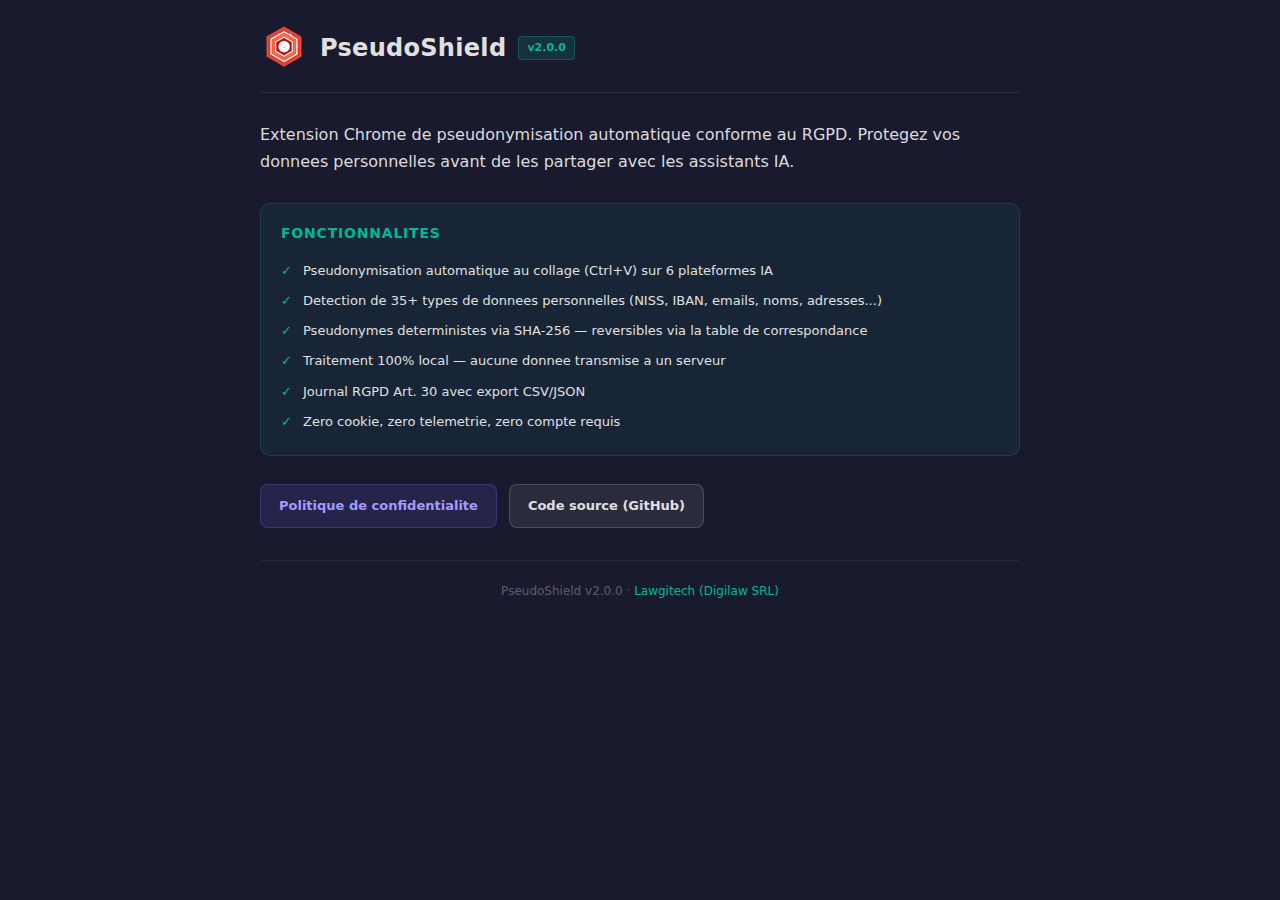
<file: index.html>
<!DOCTYPE html>
<html lang="fr">
<head>
  <meta charset="UTF-8">
  <meta name="viewport" content="width=device-width, initial-scale=1.0">
  <title>PseudoShield — Extension Chrome de pseudonymisation RGPD</title>
  <style>
    * { margin: 0; padding: 0; box-sizing: border-box; }

    body {
      background: #1a1a2e;
      color: #e0e0e0;
      font-family: 'Inter', system-ui, -apple-system, sans-serif;
      font-size: 14px;
      line-height: 1.7;
      padding: 24px;
    }

    .container {
      max-width: 760px;
      margin: 0 auto;
    }

    .header {
      display: flex;
      align-items: center;
      gap: 12px;
      padding-bottom: 20px;
      border-bottom: 1px solid rgba(255, 255, 255, 0.08);
      margin-bottom: 28px;
    }

    .header img {
      width: 48px;
      height: 48px;
      object-fit: contain;
    }

    .header h1 {
      font-size: 24px;
      font-weight: 700;
      letter-spacing: 0.3px;
    }

    .header .version {
      display: inline-flex;
      align-items: center;
      padding: 2px 8px;
      background: rgba(0, 184, 148, 0.15);
      color: #00b894;
      border: 1px solid rgba(0, 184, 148, 0.3);
      border-radius: 4px;
      font-size: 11px;
      font-weight: 600;
    }

    .description {
      font-size: 16px;
      color: rgba(255, 255, 255, 0.85);
      margin-bottom: 28px;
    }

    .summary-card {
      background: rgba(0, 184, 148, 0.08);
      border: 1px solid rgba(0, 184, 148, 0.2);
      border-radius: 10px;
      padding: 18px 20px;
      margin-bottom: 28px;
    }

    .summary-card h2 {
      font-size: 14px;
      font-weight: 700;
      color: #00b894;
      text-transform: uppercase;
      letter-spacing: 0.8px;
      margin-bottom: 10px;
    }

    .summary-card ul {
      list-style: none;
      padding: 0;
    }

    .summary-card li {
      padding: 4px 0;
      padding-left: 22px;
      position: relative;
      font-size: 13px;
    }

    .summary-card li::before {
      content: '\2713';
      position: absolute;
      left: 0;
      color: #00b894;
      font-weight: 700;
    }

    .links {
      display: flex;
      flex-wrap: wrap;
      gap: 12px;
      margin-top: 28px;
    }

    .link-card {
      display: inline-flex;
      align-items: center;
      gap: 8px;
      padding: 10px 18px;
      border-radius: 8px;
      text-decoration: none;
      font-size: 13px;
      font-weight: 600;
      transition: opacity 0.2s;
    }

    .link-card:hover {
      opacity: 0.85;
      text-decoration: none;
    }

    .link-privacy {
      background: rgba(108, 92, 231, 0.15);
      border: 1px solid rgba(108, 92, 231, 0.3);
      color: #a29bfe;
    }

    .link-github {
      background: rgba(255, 255, 255, 0.08);
      border: 1px solid rgba(255, 255, 255, 0.15);
      color: #e0e0e0;
    }

    .link-store {
      background: rgba(0, 184, 148, 0.15);
      border: 1px solid rgba(0, 184, 148, 0.3);
      color: #00b894;
    }

    .footer {
      text-align: center;
      padding: 20px 0 8px;
      font-size: 12px;
      color: rgba(255, 255, 255, 0.3);
      border-top: 1px solid rgba(255, 255, 255, 0.06);
      margin-top: 32px;
    }

    .footer a {
      color: #00b894;
      text-decoration: none;
    }

    .footer a:hover {
      text-decoration: underline;
    }

    a {
      color: #00b894;
      text-decoration: none;
    }

    a:hover {
      text-decoration: underline;
    }

    @media (max-width: 600px) {
      body { padding: 14px; }
      .header h1 { font-size: 18px; }
      .links { flex-direction: column; }
    }
  </style>
</head>
<body>
  <div class="container">

    <div class="header">
      <img src="icons/icon-48.png" alt="PseudoShield">
      <h1>PseudoShield</h1>
      <span class="version">v2.0.0</span>
    </div>

    <p class="description">Extension Chrome de pseudonymisation automatique conforme au RGPD. Protegez vos donnees personnelles avant de les partager avec les assistants IA.</p>

    <div class="summary-card">
      <h2>Fonctionnalites</h2>
      <ul>
        <li>Pseudonymisation automatique au collage (Ctrl+V) sur 6 plateformes IA</li>
        <li>Detection de 35+ types de donnees personnelles (NISS, IBAN, emails, noms, adresses...)</li>
        <li>Pseudonymes deterministes via SHA-256 — reversibles via la table de correspondance</li>
        <li>Traitement 100% local — aucune donnee transmise a un serveur</li>
        <li>Journal RGPD Art. 30 avec export CSV/JSON</li>
        <li>Zero cookie, zero telemetrie, zero compte requis</li>
      </ul>
    </div>

    <div class="links">
      <a href="privacy.html" class="link-card link-privacy">Politique de confidentialite</a>
      <a href="https://github.com/MaitreJV/pseudoshield" class="link-card link-github" target="_blank" rel="noopener">Code source (GitHub)</a>
    </div>

    <div class="footer">
      PseudoShield v2.0.0 · <a href="https://lawgitech.eu" target="_blank" rel="noopener">Lawgitech (Digilaw SRL)</a>
    </div>

  </div>
</body>
</html>
</file>
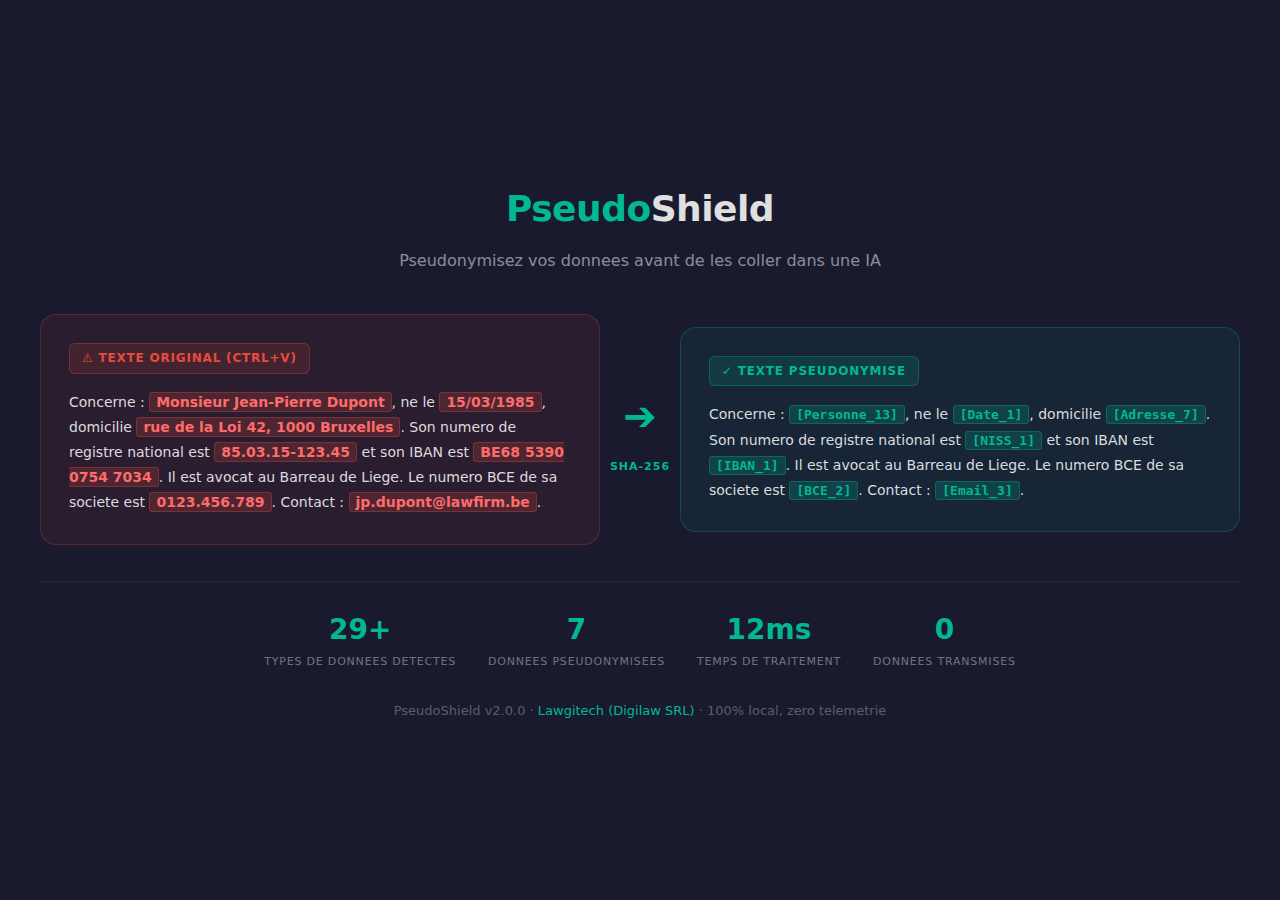
<file: demo-screenshot.html>
<!DOCTYPE html>
<html lang="fr">
<head>
  <meta charset="UTF-8">
  <meta name="viewport" content="width=device-width, initial-scale=1.0">
  <title>PseudoShield Demo</title>
  <style>
    * { margin: 0; padding: 0; box-sizing: border-box; }

    body {
      background: #1a1a2e;
      color: #e0e0e0;
      font-family: 'Inter', 'Segoe UI', system-ui, -apple-system, sans-serif;
      font-size: 15px;
      line-height: 1.7;
      display: flex;
      justify-content: center;
      align-items: center;
      min-height: 100vh;
      padding: 40px;
    }

    .demo-container {
      max-width: 1200px;
      width: 100%;
    }

    /* Header */
    .demo-header {
      text-align: center;
      margin-bottom: 40px;
    }

    .demo-header h1 {
      font-size: 36px;
      font-weight: 800;
      letter-spacing: -0.5px;
      margin-bottom: 8px;
    }

    .demo-header h1 .shield {
      color: #00b894;
    }

    .demo-header p {
      font-size: 16px;
      color: rgba(255,255,255,0.5);
    }

    /* Cards container */
    .cards {
      display: grid;
      grid-template-columns: 1fr 80px 1fr;
      gap: 0;
      align-items: center;
    }

    /* Arrow */
    .arrow {
      display: flex;
      flex-direction: column;
      align-items: center;
      gap: 8px;
    }

    .arrow-icon {
      font-size: 40px;
      color: #00b894;
      animation: pulse 2s infinite;
    }

    .arrow-label {
      font-size: 11px;
      font-weight: 700;
      color: #00b894;
      text-transform: uppercase;
      letter-spacing: 1px;
    }

    @keyframes pulse {
      0%, 100% { opacity: 1; }
      50% { opacity: 0.5; }
    }

    /* Card */
    .card {
      border-radius: 16px;
      padding: 28px;
      position: relative;
    }

    .card-before {
      background: rgba(231, 76, 60, 0.08);
      border: 1.5px solid rgba(231, 76, 60, 0.25);
    }

    .card-after {
      background: rgba(0, 184, 148, 0.08);
      border: 1.5px solid rgba(0, 184, 148, 0.25);
    }

    .card-label {
      display: inline-flex;
      align-items: center;
      gap: 6px;
      padding: 4px 12px;
      border-radius: 6px;
      font-size: 12px;
      font-weight: 700;
      text-transform: uppercase;
      letter-spacing: 0.8px;
      margin-bottom: 16px;
    }

    .card-before .card-label {
      background: rgba(231, 76, 60, 0.15);
      color: #e74c3c;
      border: 1px solid rgba(231, 76, 60, 0.3);
    }

    .card-after .card-label {
      background: rgba(0, 184, 148, 0.15);
      color: #00b894;
      border: 1px solid rgba(0, 184, 148, 0.3);
    }

    .card-text {
      font-size: 14px;
      line-height: 1.8;
      color: rgba(255,255,255,0.85);
    }

    /* Highlights */
    .pii {
      background: rgba(231, 76, 60, 0.2);
      color: #ff6b6b;
      padding: 1px 6px;
      border-radius: 3px;
      font-weight: 600;
      border: 1px solid rgba(231, 76, 60, 0.3);
    }

    .pseudo {
      background: rgba(0, 184, 148, 0.2);
      color: #00b894;
      padding: 1px 6px;
      border-radius: 3px;
      font-weight: 600;
      font-family: 'Consolas', 'Monaco', monospace;
      font-size: 13px;
      border: 1px solid rgba(0, 184, 148, 0.3);
    }

    /* Stats bar */
    .stats-bar {
      display: flex;
      justify-content: center;
      gap: 32px;
      margin-top: 36px;
      padding-top: 24px;
      border-top: 1px solid rgba(255,255,255,0.06);
    }

    .stat {
      text-align: center;
    }

    .stat-value {
      font-size: 28px;
      font-weight: 800;
      color: #00b894;
    }

    .stat-label {
      font-size: 11px;
      color: rgba(255,255,255,0.4);
      text-transform: uppercase;
      letter-spacing: 0.8px;
    }

    /* Footer */
    .demo-footer {
      text-align: center;
      margin-top: 28px;
      font-size: 13px;
      color: rgba(255,255,255,0.3);
    }

    .demo-footer a {
      color: #00b894;
      text-decoration: none;
    }
  </style>
</head>
<body>
  <div class="demo-container">

    <!-- Header -->
    <div class="demo-header">
      <h1><span class="shield">Pseudo</span>Shield</h1>
      <p>Pseudonymisez vos donnees avant de les coller dans une IA</p>
    </div>

    <!-- Before / After cards -->
    <div class="cards">

      <!-- AVANT -->
      <div class="card card-before">
        <div class="card-label">&#9888; Texte original (Ctrl+V)</div>
        <div class="card-text">
          Concerne : <span class="pii">Monsieur Jean-Pierre Dupont</span>, ne le <span class="pii">15/03/1985</span>, domicilie <span class="pii">rue de la Loi 42, 1000 Bruxelles</span>. Son numero de registre national est <span class="pii">85.03.15-123.45</span> et son IBAN est <span class="pii">BE68 5390 0754 7034</span>. Il est avocat au Barreau de Liege. Le numero BCE de sa societe est <span class="pii">0123.456.789</span>. Contact : <span class="pii">jp.dupont@lawfirm.be</span>.
        </div>
      </div>

      <!-- Arrow -->
      <div class="arrow">
        <div class="arrow-icon">&#10132;</div>
        <div class="arrow-label">SHA-256</div>
      </div>

      <!-- APRES -->
      <div class="card card-after">
        <div class="card-label">&#10003; Texte pseudonymise</div>
        <div class="card-text">
          Concerne : <span class="pseudo">[Personne_13]</span>, ne le <span class="pseudo">[Date_1]</span>, domicilie <span class="pseudo">[Adresse_7]</span>. Son numero de registre national est <span class="pseudo">[NISS_1]</span> et son IBAN est <span class="pseudo">[IBAN_1]</span>. Il est avocat au Barreau de Liege. Le numero BCE de sa societe est <span class="pseudo">[BCE_2]</span>. Contact : <span class="pseudo">[Email_3]</span>.
        </div>
      </div>
    </div>

    <!-- Stats -->
    <div class="stats-bar">
      <div class="stat">
        <div class="stat-value">29+</div>
        <div class="stat-label">Types de donnees detectes</div>
      </div>
      <div class="stat">
        <div class="stat-value">7</div>
        <div class="stat-label">Donnees pseudonymisees</div>
      </div>
      <div class="stat">
        <div class="stat-value">12ms</div>
        <div class="stat-label">Temps de traitement</div>
      </div>
      <div class="stat">
        <div class="stat-value">0</div>
        <div class="stat-label">Donnees transmises</div>
      </div>
    </div>

    <!-- Footer -->
    <div class="demo-footer">
      PseudoShield v2.0.0 &middot; <a href="https://lawgitech.eu">Lawgitech (Digilaw SRL)</a> &middot; 100% local, zero telemetrie
    </div>

  </div>
</body>
</html>
</file>
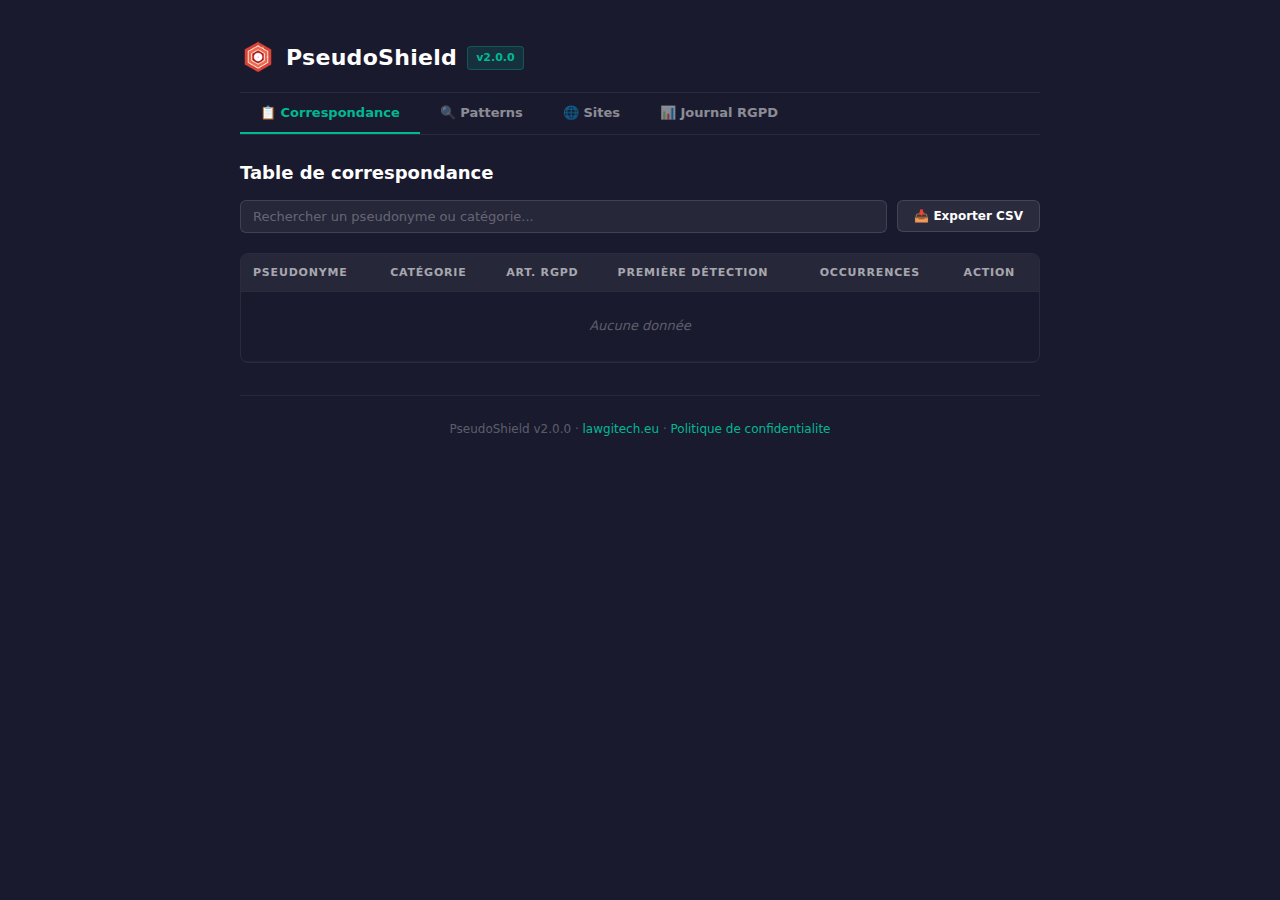
<file: options.html>
<!DOCTYPE html>
<html lang="fr">
<head>
  <meta charset="UTF-8">
  <meta name="viewport" content="width=device-width, initial-scale=1.0">
  <link rel="stylesheet" href="ui/options.css">
  <title>PseudoShield — Options</title>
</head>
<body>
  <div class="options-container">

    <!-- Header -->
    <header class="options-header">
      <div class="options-title">
        <img src="icons/icon-48.png" alt="" class="options-icon">
        <h1>PseudoShield</h1>
        <span class="version-badge">v2.0.0</span>
      </div>
    </header>

    <!-- Tab navigation -->
    <nav class="tab-nav">
      <button class="tab-btn active" data-tab="tab-correspondance">📋 Correspondance</button>
      <button class="tab-btn" data-tab="tab-patterns">🔍 Patterns</button>
      <button class="tab-btn" data-tab="tab-sites">🌐 Sites</button>
      <button class="tab-btn" data-tab="tab-journal">📊 Journal RGPD</button>
    </nav>

    <!-- Tab 1: Correspondance -->
    <section id="tab-correspondance" class="tab-panel active">
      <div class="panel-header">
        <h2 class="panel-title">Table de correspondance</h2>
        <div class="panel-actions">
          <input type="text" id="correspondence-search" class="input-search" placeholder="Rechercher un pseudonyme ou catégorie...">
          <button class="btn btn-secondary" id="correspondence-export-csv">📥 Exporter CSV</button>
        </div>
      </div>
      <div class="table-wrapper">
        <table class="data-table">
          <thead>
            <tr>
              <th>Pseudonyme</th>
              <th>Catégorie</th>
              <th>Art. RGPD</th>
              <th>Première détection</th>
              <th>Occurrences</th>
              <th>Action</th>
            </tr>
          </thead>
          <tbody id="correspondence-tbody">
            <tr><td colspan="6" class="empty-cell">Aucune donnée</td></tr>
          </tbody>
        </table>
      </div>
    </section>

    <!-- Tab 2: Patterns -->
    <section id="tab-patterns" class="tab-panel">
      <div class="panel-header">
        <h2 class="panel-title">Configuration des patterns</h2>
        <p class="panel-description">Activez ou desactivez les patterns de detection par categorie.</p>
      </div>

      <!-- Seuil de confiance -->
      <div class="confidence-section">
        <h3 class="section-subtitle">Seuil de confiance</h3>
        <p class="section-description">Controlez la sensibilite de la detection. Un seuil strict reduit les faux positifs.</p>
        <div class="confidence-options">
          <label class="confidence-option">
            <input type="radio" name="confidence-threshold" value="high">
            <span class="confidence-label">Strict</span>
            <span class="confidence-desc">Haute confiance uniquement — minimum de faux positifs</span>
          </label>
          <label class="confidence-option">
            <input type="radio" name="confidence-threshold" value="medium" checked>
            <span class="confidence-label">Equilibre</span>
            <span class="confidence-desc">Haute + moyenne confiance — recommande</span>
          </label>
          <label class="confidence-option">
            <input type="radio" name="confidence-threshold" value="low">
            <span class="confidence-label">Agressif</span>
            <span class="confidence-desc">Toutes les detections — detection maximale</span>
          </label>
        </div>
      </div>

      <div id="patterns-container"></div>
    </section>

    <!-- Tab 3: Sites -->
    <section id="tab-sites" class="tab-panel">
      <div class="panel-header">
        <h2 class="panel-title">Sites surveillés</h2>
        <p class="panel-description">Gérez les domaines sur lesquels la pseudonymisation est active.</p>
      </div>
      <div class="site-toggle-section">
        <label class="toggle-switch">
          <input type="checkbox" id="all-sites-toggle">
          <span class="toggle-slider"></span>
        </label>
        <span class="site-toggle-label">Actif sur tous les sites</span>
      </div>
      <div class="site-add-section">
        <input type="text" id="add-site-input" class="input-field" placeholder="exemple.com">
        <button class="btn btn-secondary" id="add-site-btn">+ Ajouter</button>
      </div>
      <div id="sites-list" class="sites-list"></div>
    </section>

    <!-- Tab 4: Journal RGPD -->
    <section id="tab-journal" class="tab-panel">
      <div class="panel-header">
        <h2 class="panel-title">Journal RGPD</h2>
        <p class="panel-description">Registre des traitements de pseudonymisation conformément au RGPD.</p>
      </div>
      <div class="journal-filters">
        <div class="filter-row">
          <div class="filter-group">
            <label class="filter-label" for="journal-date-from">Du</label>
            <input type="date" id="journal-date-from" class="input-field">
          </div>
          <div class="filter-group">
            <label class="filter-label" for="journal-date-to">Au</label>
            <input type="date" id="journal-date-to" class="input-field">
          </div>
          <div class="filter-group filter-group-grow">
            <label class="filter-label" for="journal-site-filter">Site</label>
            <input type="text" id="journal-site-filter" class="input-field" placeholder="Filtrer par URL...">
          </div>
          <button class="btn btn-secondary" id="journal-filter-btn">Filtrer</button>
        </div>
      </div>
      <div class="table-wrapper">
        <table class="data-table">
          <thead>
            <tr>
              <th>Date</th>
              <th>URL</th>
              <th>Remplacements</th>
              <th>Art. 4</th>
              <th>Art. 9</th>
              <th>Patterns</th>
            </tr>
          </thead>
          <tbody id="journal-tbody">
            <tr><td colspan="6" class="empty-cell">Aucune entrée</td></tr>
          </tbody>
        </table>
      </div>
      <div class="journal-actions">
        <button class="btn btn-secondary" id="journal-export-csv">📥 Exporter CSV</button>
        <button class="btn btn-secondary" id="journal-export-json">📥 Exporter JSON</button>
        <button class="btn btn-danger" id="journal-purge">🗑️ Purger le journal</button>
      </div>
    </section>

    <!-- Footer -->
    <footer class="options-footer">
      PseudoShield v2.0.0 · <a href="https://lawgitech.eu" target="_blank" rel="noopener">lawgitech.eu</a> · <a href="https://maitrejv.github.io/pseudoshield/privacy.html" target="_blank" rel="noopener">Politique de confidentialite</a>
    </footer>

  </div>

  <script src="options.js"></script>
</body>
</html>
</file>
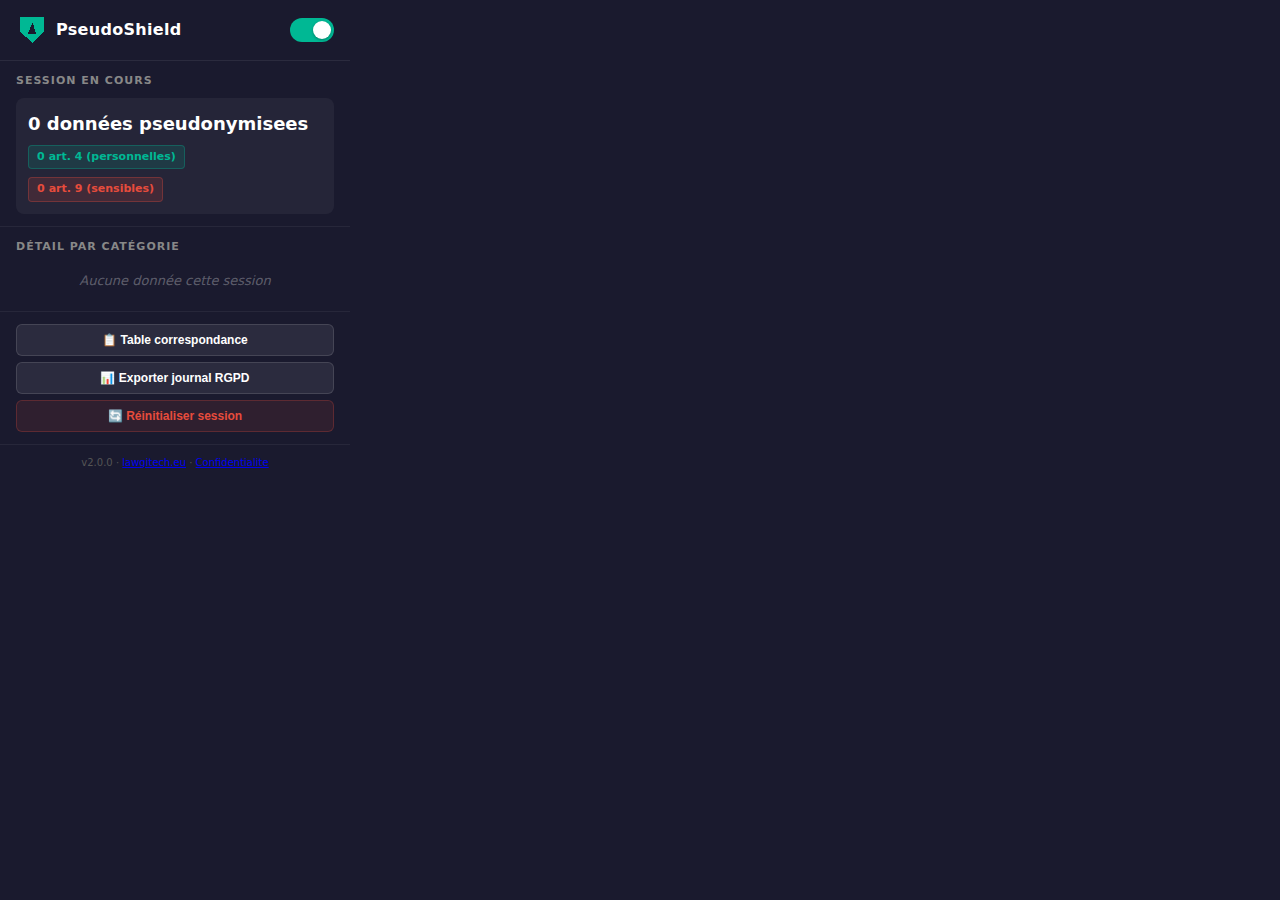
<file: popup.html>
<!DOCTYPE html>
<html lang="fr">
<head>
  <meta charset="UTF-8">
  <meta name="viewport" content="width=device-width, initial-scale=1.0">
  <link rel="stylesheet" href="ui/popup.css">
  <title>PseudoShield</title>
</head>
<body>
  <div class="popup-container">
    <div class="popup-header">
      <div class="popup-title">
        <img src="icons/icon-32.png" alt="" class="popup-icon">
        <span>PseudoShield</span>
      </div>
      <label class="toggle-switch">
        <input type="checkbox" id="toggle-enabled" checked>
        <span class="toggle-slider"></span>
      </label>
    </div>

    <div class="popup-section">
      <div class="popup-section-title">Session en cours</div>
      <div class="stats-card">
        <div class="stats-total" id="stats-total">0 données pseudonymisees</div>
        <div class="stats-rgpd">
          <span class="badge badge-art4"><span id="stats-art4">0</span> art. 4 (personnelles)</span>
          <span class="badge badge-art9"><span id="stats-art9">0</span> art. 9 (sensibles)</span>
        </div>
      </div>
    </div>

    <div class="popup-section">
      <div class="popup-section-title">Détail par catégorie</div>
      <div class="category-list" id="category-list">
        <div class="category-empty">Aucune donnée cette session</div>
      </div>
    </div>

    <div class="popup-actions">
      <button class="btn btn-secondary" id="btn-table">📋 Table correspondance</button>
      <button class="btn btn-secondary" id="btn-export">📊 Exporter journal RGPD</button>
      <button class="btn btn-danger" id="btn-reset">🔄 Réinitialiser session</button>
    </div>

    <div class="popup-footer">v2.0.0 · <a href="https://lawgitech.eu" target="_blank" rel="noopener" class="footer-link">lawgitech.eu</a> · <a href="https://maitrejv.github.io/pseudoshield/privacy.html" target="_blank" rel="noopener" class="footer-link">Confidentialite</a></div>
  </div>

  <script src="popup.js"></script>
</body>
</html>
</file>
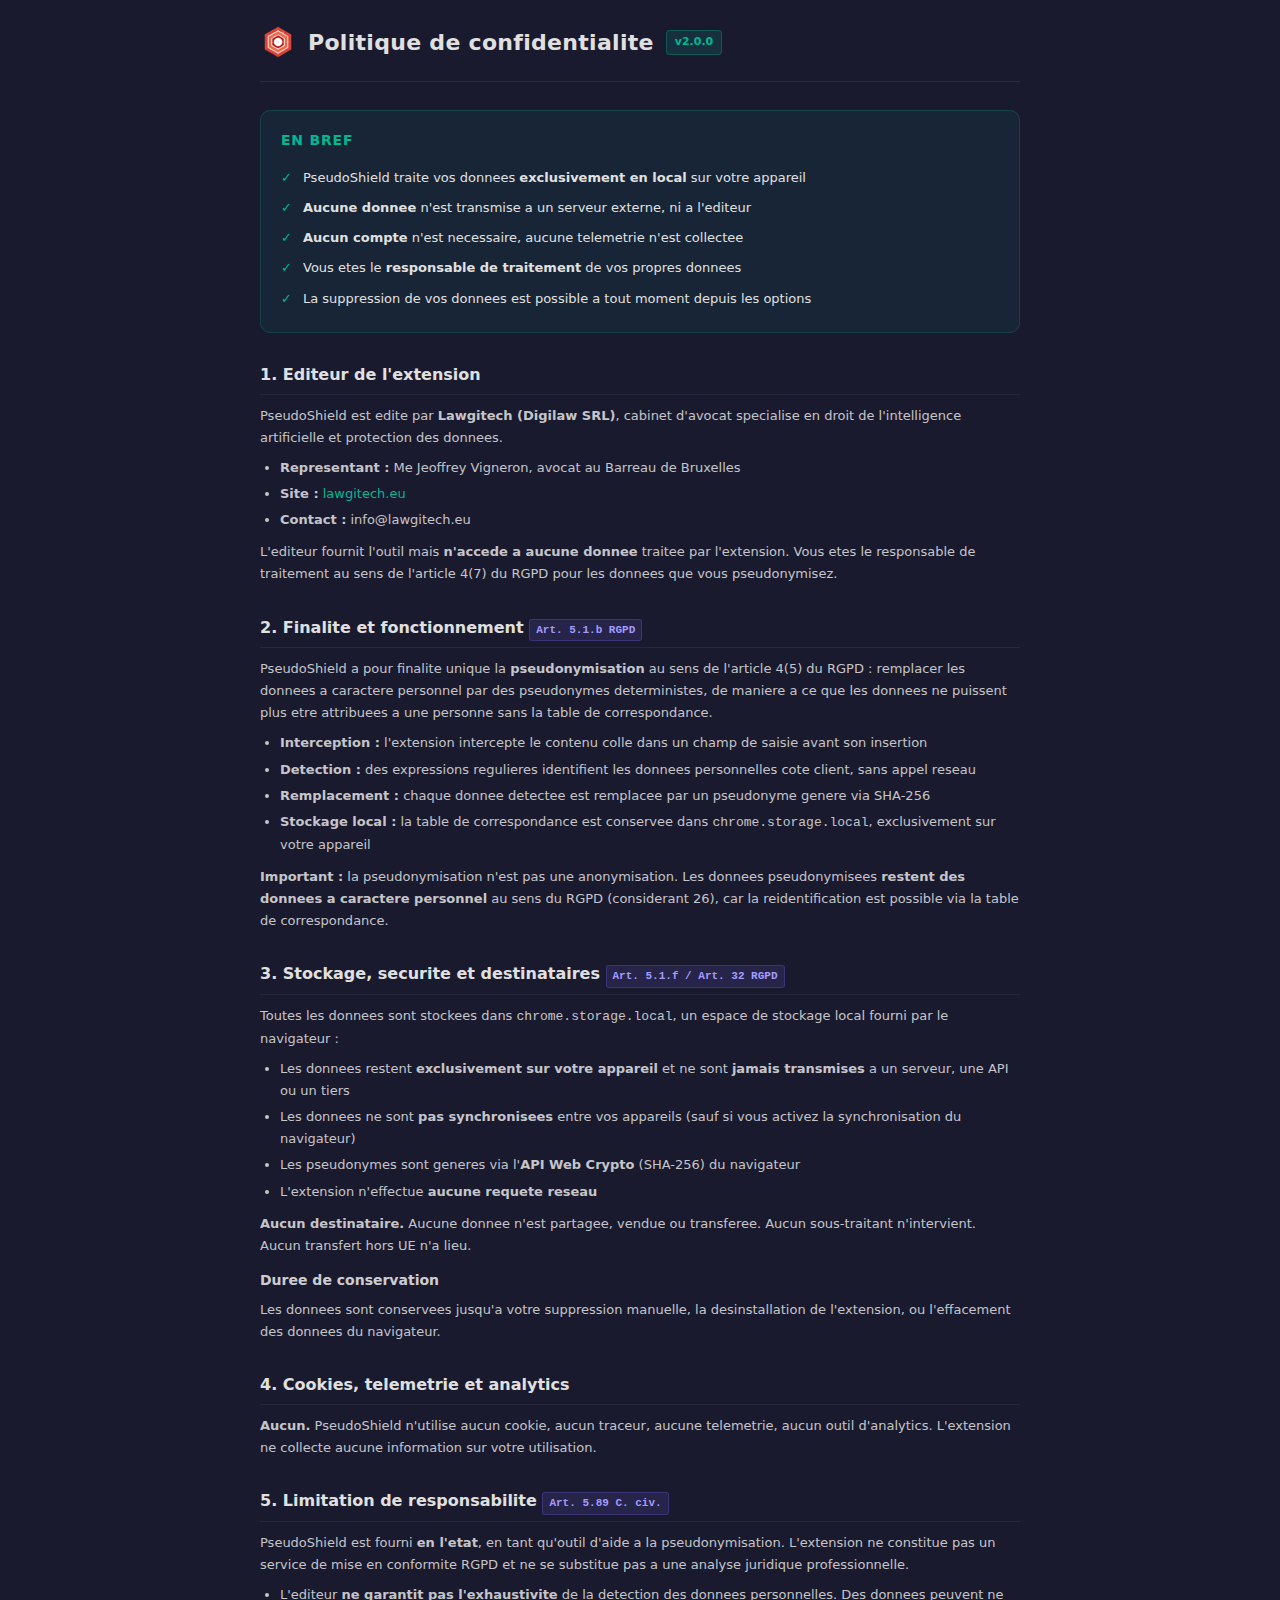
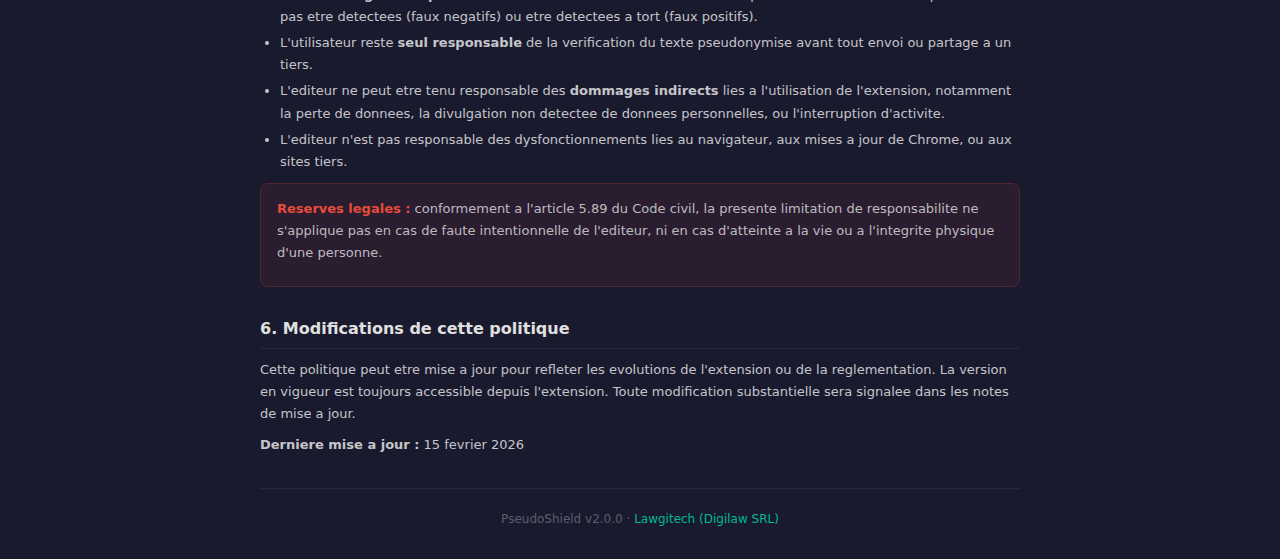
<file: privacy.html>
<!DOCTYPE html>
<html lang="fr">
<head>
  <meta charset="UTF-8">
  <meta name="viewport" content="width=device-width, initial-scale=1.0">
  <title>PseudoShield — Politique de confidentialite</title>
  <style>
    * { margin: 0; padding: 0; box-sizing: border-box; }

    body {
      background: #1a1a2e;
      color: #e0e0e0;
      font-family: 'Inter', system-ui, -apple-system, sans-serif;
      font-size: 14px;
      line-height: 1.7;
      padding: 24px;
    }

    .privacy-container {
      max-width: 760px;
      margin: 0 auto;
    }

    /* --- Header --- */
    .privacy-header {
      display: flex;
      align-items: center;
      gap: 12px;
      padding-bottom: 20px;
      border-bottom: 1px solid rgba(255, 255, 255, 0.08);
      margin-bottom: 28px;
    }

    .privacy-header img {
      width: 36px;
      height: 36px;
      object-fit: contain;
    }

    .privacy-header h1 {
      font-size: 22px;
      font-weight: 700;
      letter-spacing: 0.3px;
    }

    .privacy-header .version {
      display: inline-flex;
      align-items: center;
      padding: 2px 8px;
      background: rgba(0, 184, 148, 0.15);
      color: #00b894;
      border: 1px solid rgba(0, 184, 148, 0.3);
      border-radius: 4px;
      font-size: 11px;
      font-weight: 600;
    }

    /* --- Summary card --- */
    .summary-card {
      background: rgba(0, 184, 148, 0.08);
      border: 1px solid rgba(0, 184, 148, 0.2);
      border-radius: 10px;
      padding: 18px 20px;
      margin-bottom: 28px;
    }

    .summary-card h2 {
      font-size: 14px;
      font-weight: 700;
      color: #00b894;
      text-transform: uppercase;
      letter-spacing: 0.8px;
      margin-bottom: 10px;
    }

    .summary-card ul {
      list-style: none;
      padding: 0;
    }

    .summary-card li {
      padding: 4px 0;
      padding-left: 22px;
      position: relative;
      font-size: 13px;
    }

    .summary-card li::before {
      content: '\2713';
      position: absolute;
      left: 0;
      color: #00b894;
      font-weight: 700;
    }

    /* --- Sections --- */
    .section {
      margin-bottom: 28px;
    }

    .section h2 {
      font-size: 16px;
      font-weight: 700;
      margin-bottom: 10px;
      padding-bottom: 6px;
      border-bottom: 1px solid rgba(255, 255, 255, 0.06);
    }

    .section h3 {
      font-size: 14px;
      font-weight: 600;
      color: rgba(255, 255, 255, 0.8);
      margin: 12px 0 6px;
    }

    .section p {
      margin-bottom: 8px;
      color: rgba(255, 255, 255, 0.75);
      font-size: 13px;
    }

    .section ul {
      margin: 6px 0 10px 20px;
      color: rgba(255, 255, 255, 0.75);
      font-size: 13px;
    }

    .section li {
      margin-bottom: 4px;
    }

    /* --- Legal reference badges --- */
    .ref {
      display: inline-flex;
      align-items: center;
      padding: 1px 6px;
      background: rgba(108, 92, 231, 0.15);
      color: #a29bfe;
      border: 1px solid rgba(108, 92, 231, 0.3);
      border-radius: 3px;
      font-size: 11px;
      font-weight: 600;
      font-family: 'Consolas', 'Monaco', monospace;
      white-space: nowrap;
    }

    /* --- Warning box --- */
    .warning-box {
      background: rgba(231, 76, 60, 0.08);
      border: 1px solid rgba(231, 76, 60, 0.2);
      border-radius: 8px;
      padding: 14px 16px;
      margin: 10px 0;
    }

    .warning-box strong {
      color: #e74c3c;
    }

    .warning-box p {
      color: rgba(255, 255, 255, 0.7);
    }

    /* --- Footer --- */
    .privacy-footer {
      text-align: center;
      padding: 20px 0 8px;
      font-size: 12px;
      color: rgba(255, 255, 255, 0.3);
      border-top: 1px solid rgba(255, 255, 255, 0.06);
      margin-top: 32px;
    }

    .privacy-footer a {
      color: #00b894;
      text-decoration: none;
    }

    .privacy-footer a:hover {
      text-decoration: underline;
    }

    /* --- Links --- */
    a {
      color: #00b894;
      text-decoration: none;
    }

    a:hover {
      text-decoration: underline;
    }

    /* --- Responsive --- */
    @media (max-width: 600px) {
      body { padding: 14px; }
      .privacy-header h1 { font-size: 18px; }
    }
  </style>
</head>
<body>
  <div class="privacy-container">

    <!-- Header -->
    <div class="privacy-header">
      <img src="icons/icon-48.png" alt="">
      <h1>Politique de confidentialite</h1>
      <span class="version">v2.0.0</span>
    </div>

    <!-- Resume -->
    <div class="summary-card">
      <h2>En bref</h2>
      <ul>
        <li>PseudoShield traite vos donnees <strong>exclusivement en local</strong> sur votre appareil</li>
        <li><strong>Aucune donnee</strong> n'est transmise a un serveur externe, ni a l'editeur</li>
        <li><strong>Aucun compte</strong> n'est necessaire, aucune telemetrie n'est collectee</li>
        <li>Vous etes le <strong>responsable de traitement</strong> de vos propres donnees</li>
        <li>La suppression de vos donnees est possible a tout moment depuis les options</li>
      </ul>
    </div>

    <!-- 1. Editeur -->
    <div class="section">
      <h2>1. Editeur de l'extension</h2>
      <p>PseudoShield est edite par <strong>Lawgitech (Digilaw SRL)</strong>, cabinet d'avocat specialise en droit de l'intelligence artificielle et protection des donnees.</p>
      <ul>
        <li><strong>Representant :</strong> Me Jeoffrey Vigneron, avocat au Barreau de Bruxelles</li>
        <li><strong>Site :</strong> <a href="https://lawgitech.eu" target="_blank" rel="noopener">lawgitech.eu</a></li>
        <li><strong>Contact :</strong> info@lawgitech.eu</li>
      </ul>
      <p>L'editeur fournit l'outil mais <strong>n'accede a aucune donnee</strong> traitee par l'extension. Vous etes le responsable de traitement au sens de l'article 4(7) du RGPD pour les donnees que vous pseudonymisez.</p>
    </div>

    <!-- 2. Finalite et fonctionnement -->
    <div class="section">
      <h2>2. Finalite et fonctionnement <span class="ref">Art. 5.1.b RGPD</span></h2>
      <p>PseudoShield a pour finalite unique la <strong>pseudonymisation</strong> au sens de l'article 4(5) du RGPD : remplacer les donnees a caractere personnel par des pseudonymes deterministes, de maniere a ce que les donnees ne puissent plus etre attribuees a une personne sans la table de correspondance.</p>
      <ul>
        <li><strong>Interception :</strong> l'extension intercepte le contenu colle dans un champ de saisie avant son insertion</li>
        <li><strong>Detection :</strong> des expressions regulieres identifient les donnees personnelles cote client, sans appel reseau</li>
        <li><strong>Remplacement :</strong> chaque donnee detectee est remplacee par un pseudonyme genere via SHA-256</li>
        <li><strong>Stockage local :</strong> la table de correspondance est conservee dans <code>chrome.storage.local</code>, exclusivement sur votre appareil</li>
      </ul>
      <p><strong>Important :</strong> la pseudonymisation n'est pas une anonymisation. Les donnees pseudonymisees <strong>restent des donnees a caractere personnel</strong> au sens du RGPD (considerant 26), car la reidentification est possible via la table de correspondance.</p>
    </div>

    <!-- 3. Stockage, securite et destinataires -->
    <div class="section">
      <h2>3. Stockage, securite et destinataires <span class="ref">Art. 5.1.f / Art. 32 RGPD</span></h2>
      <p>Toutes les donnees sont stockees dans <code>chrome.storage.local</code>, un espace de stockage local fourni par le navigateur :</p>
      <ul>
        <li>Les donnees restent <strong>exclusivement sur votre appareil</strong> et ne sont <strong>jamais transmises</strong> a un serveur, une API ou un tiers</li>
        <li>Les donnees ne sont <strong>pas synchronisees</strong> entre vos appareils (sauf si vous activez la synchronisation du navigateur)</li>
        <li>Les pseudonymes sont generes via l'<strong>API Web Crypto</strong> (SHA-256) du navigateur</li>
        <li>L'extension n'effectue <strong>aucune requete reseau</strong></li>
      </ul>
      <p><strong>Aucun destinataire.</strong> Aucune donnee n'est partagee, vendue ou transferee. Aucun sous-traitant n'intervient. Aucun transfert hors UE n'a lieu.</p>

      <h3>Duree de conservation</h3>
      <p>Les donnees sont conservees jusqu'a votre suppression manuelle, la desinstallation de l'extension, ou l'effacement des donnees du navigateur.</p>
    </div>

    <!-- 4. Cookies et telemetrie -->
    <div class="section">
      <h2>4. Cookies, telemetrie et analytics</h2>
      <p><strong>Aucun.</strong> PseudoShield n'utilise aucun cookie, aucun traceur, aucune telemetrie, aucun outil d'analytics. L'extension ne collecte aucune information sur votre utilisation.</p>
    </div>

    <!-- 5. Limitation de responsabilite -->
    <div class="section">
      <h2>5. Limitation de responsabilite <span class="ref">Art. 5.89 C. civ.</span></h2>
      <p>PseudoShield est fourni <strong>en l'etat</strong>, en tant qu'outil d'aide a la pseudonymisation. L'extension ne constitue pas un service de mise en conformite RGPD et ne se substitue pas a une analyse juridique professionnelle.</p>
      <ul>
        <li>L'editeur <strong>ne garantit pas l'exhaustivite</strong> de la detection des donnees personnelles. Des donnees peuvent ne pas etre detectees (faux negatifs) ou etre detectees a tort (faux positifs).</li>
        <li>L'utilisateur reste <strong>seul responsable</strong> de la verification du texte pseudonymise avant tout envoi ou partage a un tiers.</li>
        <li>L'editeur ne peut etre tenu responsable des <strong>dommages indirects</strong> lies a l'utilisation de l'extension, notamment la perte de donnees, la divulgation non detectee de donnees personnelles, ou l'interruption d'activite.</li>
        <li>L'editeur n'est pas responsable des dysfonctionnements lies au navigateur, aux mises a jour de Chrome, ou aux sites tiers.</li>
      </ul>
      <div class="warning-box">
        <p><strong>Reserves legales :</strong> conformement a l'article 5.89 du Code civil, la presente limitation de responsabilite ne s'applique pas en cas de faute intentionnelle de l'editeur, ni en cas d'atteinte a la vie ou a l'integrite physique d'une personne.</p>
      </div>
    </div>

    <!-- 6. Modifications -->
    <div class="section">
      <h2>6. Modifications de cette politique</h2>
      <p>Cette politique peut etre mise a jour pour refleter les evolutions de l'extension ou de la reglementation. La version en vigueur est toujours accessible depuis l'extension. Toute modification substantielle sera signalee dans les notes de mise a jour.</p>
      <p><strong>Derniere mise a jour :</strong> 15 fevrier 2026</p>
    </div>

    <!-- Footer -->
    <div class="privacy-footer">
      PseudoShield v2.0.0 · <a href="https://lawgitech.eu" target="_blank" rel="noopener">Lawgitech (Digilaw SRL)</a>
    </div>

  </div>
</body>
</html>
</file>
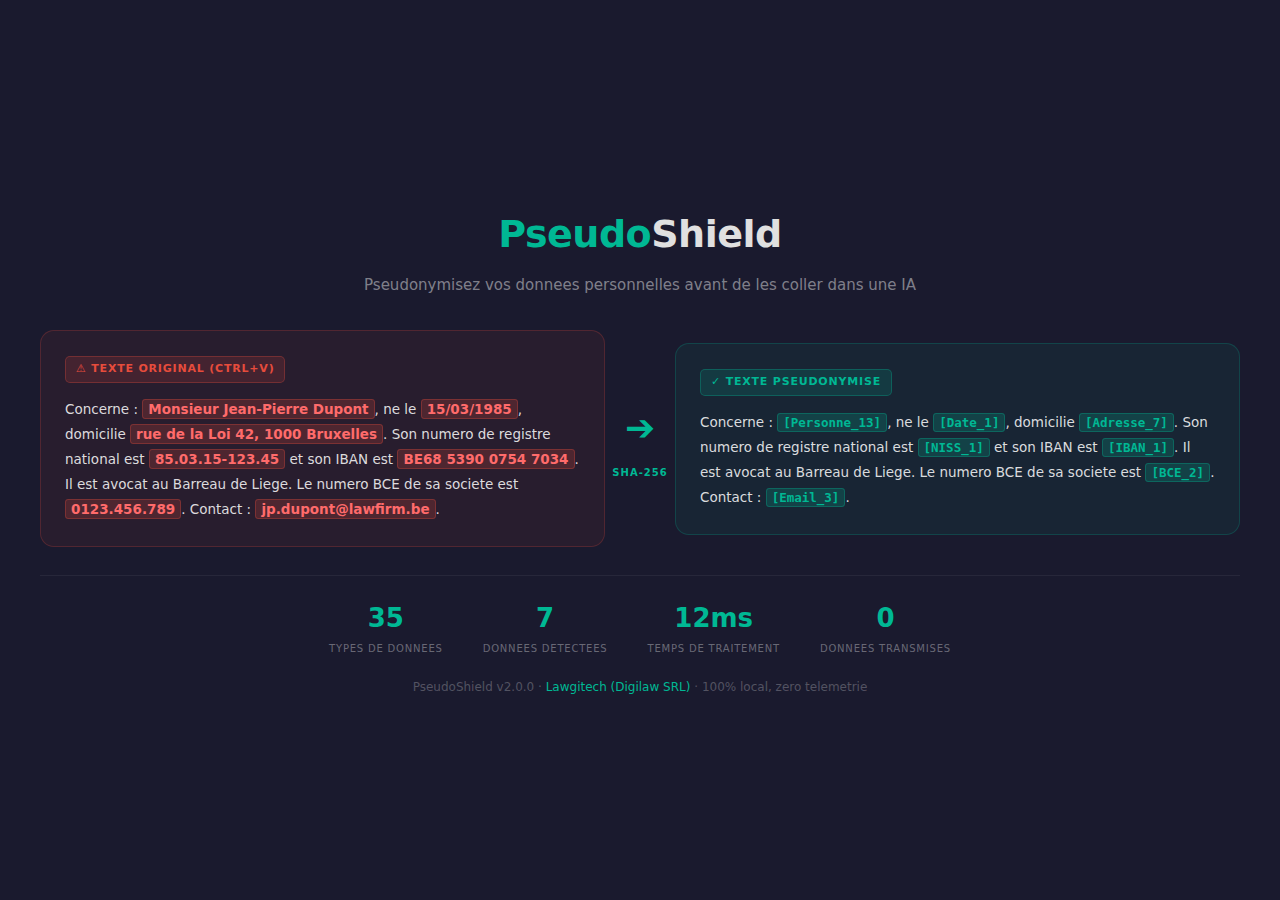
<file: screenshots/01-avant-apres.html>
<!DOCTYPE html>
<html lang="fr">
<head>
  <meta charset="UTF-8">
  <title>PseudoShield — Avant/Apres</title>
  <style>
    * { margin: 0; padding: 0; box-sizing: border-box; }
    body {
      background: #1a1a2e;
      color: #e0e0e0;
      font-family: 'Segoe UI', system-ui, -apple-system, sans-serif;
      font-size: 15px;
      line-height: 1.7;
      display: flex;
      justify-content: center;
      align-items: center;
      min-height: 100vh;
      padding: 32px 40px;
    }
    .container { max-width: 1200px; width: 100%; }

    .header { text-align: center; margin-bottom: 32px; }
    .header h1 { font-size: 38px; font-weight: 800; letter-spacing: -0.5px; margin-bottom: 6px; }
    .header h1 .g { color: #00b894; }
    .header p { font-size: 15px; color: rgba(255,255,255,0.45); }

    .cards { display: grid; grid-template-columns: 1fr 70px 1fr; align-items: center; }

    .arrow { display: flex; flex-direction: column; align-items: center; gap: 6px; }
    .arrow-icon { font-size: 36px; color: #00b894; }
    .arrow-label { font-size: 10px; font-weight: 700; color: #00b894; text-transform: uppercase; letter-spacing: 1px; }

    .card { border-radius: 14px; padding: 24px; }
    .card-before { background: rgba(231,76,60,0.07); border: 1.5px solid rgba(231,76,60,0.22); }
    .card-after { background: rgba(0,184,148,0.07); border: 1.5px solid rgba(0,184,148,0.22); }

    .card-label {
      display: inline-flex; align-items: center; gap: 6px;
      padding: 3px 10px; border-radius: 5px;
      font-size: 11px; font-weight: 700; text-transform: uppercase; letter-spacing: 0.8px;
      margin-bottom: 14px;
    }
    .card-before .card-label { background: rgba(231,76,60,0.15); color: #e74c3c; border: 1px solid rgba(231,76,60,0.3); }
    .card-after .card-label { background: rgba(0,184,148,0.15); color: #00b894; border: 1px solid rgba(0,184,148,0.3); }

    .card-text { font-size: 13.5px; line-height: 1.85; color: rgba(255,255,255,0.85); }

    .pii { background: rgba(231,76,60,0.2); color: #ff6b6b; padding: 1px 5px; border-radius: 3px; font-weight: 600; border: 1px solid rgba(231,76,60,0.3); }
    .pseudo { background: rgba(0,184,148,0.2); color: #00b894; padding: 1px 5px; border-radius: 3px; font-weight: 600; font-family: 'Consolas','Monaco',monospace; font-size: 12.5px; border: 1px solid rgba(0,184,148,0.3); }

    .stats { display: flex; justify-content: center; gap: 40px; margin-top: 28px; padding-top: 20px; border-top: 1px solid rgba(255,255,255,0.06); }
    .stat-val { font-size: 26px; font-weight: 800; color: #00b894; text-align: center; }
    .stat-lbl { font-size: 10px; color: rgba(255,255,255,0.35); text-transform: uppercase; letter-spacing: 0.8px; text-align: center; }

    .footer { text-align: center; margin-top: 20px; font-size: 12px; color: rgba(255,255,255,0.25); }
    .footer a { color: #00b894; text-decoration: none; }
  </style>
</head>
<body>
  <div class="container">
    <div class="header">
      <h1><span class="g">Pseudo</span>Shield</h1>
      <p>Pseudonymisez vos donnees personnelles avant de les coller dans une IA</p>
    </div>
    <div class="cards">
      <div class="card card-before">
        <div class="card-label">&#9888; Texte original (Ctrl+V)</div>
        <div class="card-text">
          Concerne : <span class="pii">Monsieur Jean-Pierre Dupont</span>, ne le <span class="pii">15/03/1985</span>, domicilie <span class="pii">rue de la Loi 42, 1000 Bruxelles</span>. Son numero de registre national est <span class="pii">85.03.15-123.45</span> et son IBAN est <span class="pii">BE68 5390 0754 7034</span>. Il est avocat au Barreau de Liege. Le numero BCE de sa societe est <span class="pii">0123.456.789</span>. Contact : <span class="pii">jp.dupont@lawfirm.be</span>.
        </div>
      </div>
      <div class="arrow">
        <div class="arrow-icon">&#10132;</div>
        <div class="arrow-label">SHA-256</div>
      </div>
      <div class="card card-after">
        <div class="card-label">&#10003; Texte pseudonymise</div>
        <div class="card-text">
          Concerne : <span class="pseudo">[Personne_13]</span>, ne le <span class="pseudo">[Date_1]</span>, domicilie <span class="pseudo">[Adresse_7]</span>. Son numero de registre national est <span class="pseudo">[NISS_1]</span> et son IBAN est <span class="pseudo">[IBAN_1]</span>. Il est avocat au Barreau de Liege. Le numero BCE de sa societe est <span class="pseudo">[BCE_2]</span>. Contact : <span class="pseudo">[Email_3]</span>.
        </div>
      </div>
    </div>
    <div class="stats">
      <div><div class="stat-val">35</div><div class="stat-lbl">Types de donnees</div></div>
      <div><div class="stat-val">7</div><div class="stat-lbl">Donnees detectees</div></div>
      <div><div class="stat-val">12ms</div><div class="stat-lbl">Temps de traitement</div></div>
      <div><div class="stat-val">0</div><div class="stat-lbl">Donnees transmises</div></div>
    </div>
    <div class="footer">PseudoShield v2.0.0 &middot; <a href="https://lawgitech.eu">Lawgitech (Digilaw SRL)</a> &middot; 100% local, zero telemetrie</div>
  </div>
</body>
</html>
</file>
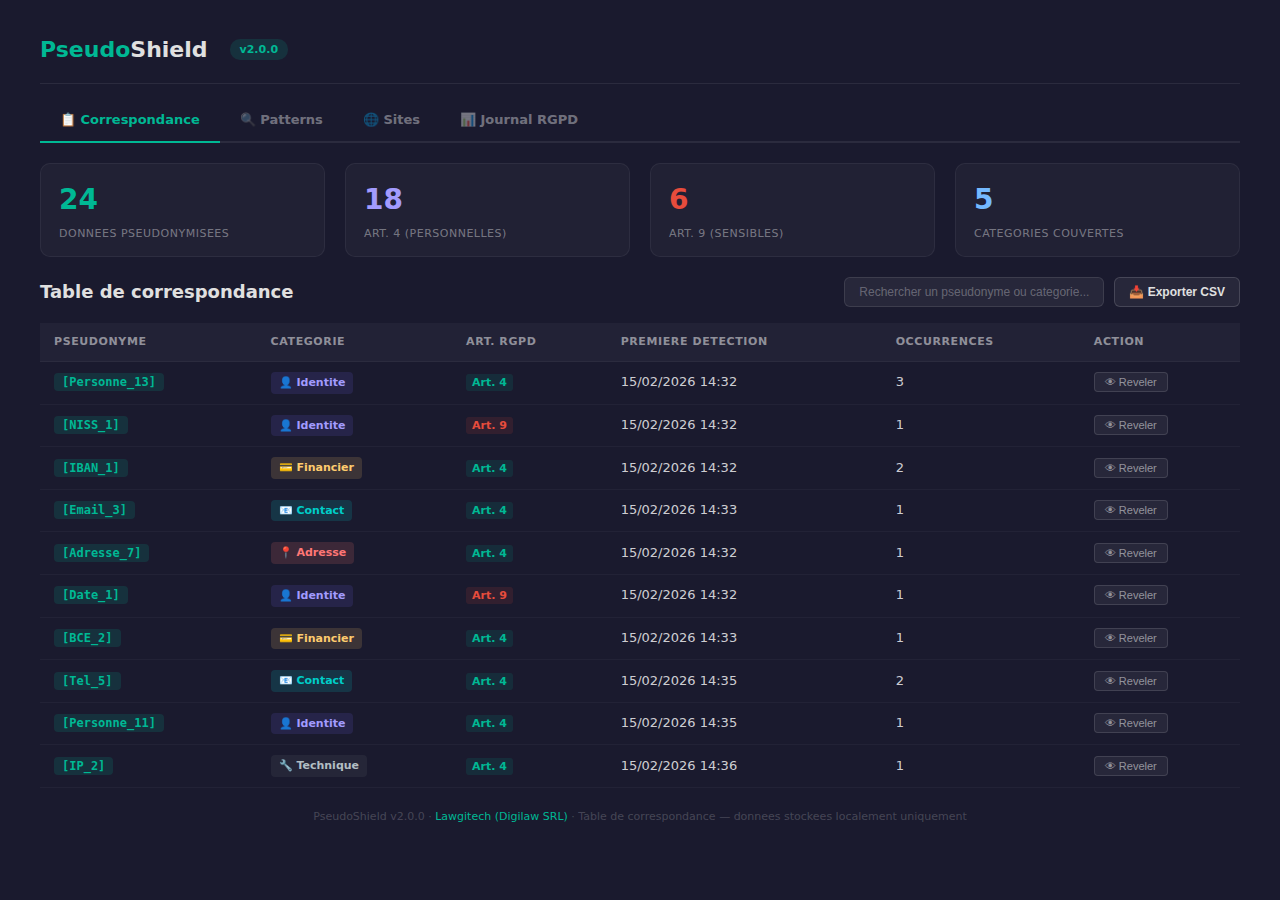
<file: screenshots/02-table-rgpd.html>
<!DOCTYPE html>
<html lang="fr">
<head>
  <meta charset="UTF-8">
  <title>PseudoShield — Table RGPD</title>
  <style>
    * { margin: 0; padding: 0; box-sizing: border-box; }
    body {
      background: #1a1a2e;
      color: #e0e0e0;
      font-family: 'Segoe UI', system-ui, -apple-system, sans-serif;
      font-size: 14px;
      line-height: 1.6;
      display: flex;
      justify-content: center;
      align-items: flex-start;
      min-height: 100vh;
      padding: 32px 40px;
    }
    .container { max-width: 1200px; width: 100%; }

    .header {
      display: flex; align-items: center; gap: 14px;
      margin-bottom: 8px; padding-bottom: 16px;
      border-bottom: 1px solid rgba(255,255,255,0.08);
    }
    .header img { width: 36px; height: 36px; }
    .header h1 { font-size: 22px; font-weight: 700; }
    .header h1 .g { color: #00b894; }
    .header .badge { background: rgba(0,184,148,0.15); color: #00b894; padding: 2px 10px; border-radius: 10px; font-size: 11px; font-weight: 600; margin-left: 8px; }

    .tabs {
      display: flex; gap: 0; margin-bottom: 20px; margin-top: 16px;
      border-bottom: 2px solid rgba(255,255,255,0.08);
    }
    .tab {
      padding: 10px 20px; font-size: 13px; font-weight: 600;
      color: rgba(255,255,255,0.4); cursor: pointer; border-bottom: 2px solid transparent;
      margin-bottom: -2px; transition: all 0.2s;
    }
    .tab.active { color: #00b894; border-bottom-color: #00b894; }

    .panel-header { display: flex; justify-content: space-between; align-items: center; margin-bottom: 16px; }
    .panel-title { font-size: 18px; font-weight: 700; }
    .panel-actions { display: flex; gap: 10px; align-items: center; }
    .search-input {
      background: rgba(255,255,255,0.06); border: 1px solid rgba(255,255,255,0.1);
      border-radius: 6px; padding: 7px 14px; color: #e0e0e0; font-size: 12px; width: 260px;
    }
    .search-input::placeholder { color: rgba(255,255,255,0.3); }
    .btn {
      padding: 7px 14px; border-radius: 6px; font-size: 12px; font-weight: 600;
      border: 1px solid rgba(255,255,255,0.15); background: rgba(255,255,255,0.06);
      color: #e0e0e0; cursor: pointer;
    }

    table { width: 100%; border-collapse: collapse; }
    thead th {
      background: rgba(255,255,255,0.04); padding: 10px 14px;
      text-align: left; font-size: 11px; font-weight: 700;
      text-transform: uppercase; letter-spacing: 0.6px;
      color: rgba(255,255,255,0.5); border-bottom: 1px solid rgba(255,255,255,0.08);
    }
    tbody td {
      padding: 10px 14px; border-bottom: 1px solid rgba(255,255,255,0.04);
      font-size: 13px; color: rgba(255,255,255,0.8);
    }
    tbody tr:hover { background: rgba(255,255,255,0.02); }

    .pseudo-tag {
      font-family: 'Consolas','Monaco',monospace;
      background: rgba(0,184,148,0.15); color: #00b894;
      padding: 2px 8px; border-radius: 4px; font-size: 12px; font-weight: 600;
    }
    .cat-badge {
      display: inline-flex; align-items: center; gap: 4px;
      padding: 2px 8px; border-radius: 4px; font-size: 11px; font-weight: 600;
    }
    .cat-identite { background: rgba(108,92,231,0.15); color: #a29bfe; }
    .cat-contact { background: rgba(0,206,209,0.15); color: #00cec9; }
    .cat-financier { background: rgba(253,203,110,0.15); color: #fdcb6e; }
    .cat-adresse { background: rgba(255,118,117,0.15); color: #ff7675; }
    .cat-technique { background: rgba(99,110,114,0.15); color: #b2bec3; }

    .art-badge { font-size: 11px; font-weight: 700; padding: 2px 6px; border-radius: 3px; }
    .art4 { background: rgba(0,184,148,0.12); color: #00b894; }
    .art9 { background: rgba(231,76,60,0.12); color: #e74c3c; }

    .reveal-btn {
      padding: 3px 10px; border-radius: 4px; font-size: 11px;
      background: rgba(255,255,255,0.06); border: 1px solid rgba(255,255,255,0.12);
      color: rgba(255,255,255,0.5); cursor: pointer;
    }

    .summary {
      display: flex; gap: 20px; margin-bottom: 20px;
    }
    .summary-card {
      flex: 1; padding: 14px 18px; border-radius: 10px;
      background: rgba(255,255,255,0.03); border: 1px solid rgba(255,255,255,0.06);
    }
    .summary-val { font-size: 28px; font-weight: 800; }
    .summary-val.green { color: #00b894; }
    .summary-val.purple { color: #a29bfe; }
    .summary-val.red { color: #e74c3c; }
    .summary-val.blue { color: #74b9ff; }
    .summary-lbl { font-size: 11px; color: rgba(255,255,255,0.4); text-transform: uppercase; letter-spacing: 0.5px; margin-top: 2px; }

    .footer { text-align: center; margin-top: 20px; font-size: 11px; color: rgba(255,255,255,0.2); }
    .footer a { color: #00b894; text-decoration: none; }
  </style>
</head>
<body>
  <div class="container">
    <div class="header">
      <h1><span class="g">Pseudo</span>Shield</h1>
      <span class="badge">v2.0.0</span>
    </div>

    <div class="tabs">
      <div class="tab active">&#128203; Correspondance</div>
      <div class="tab">&#128269; Patterns</div>
      <div class="tab">&#127760; Sites</div>
      <div class="tab">&#128202; Journal RGPD</div>
    </div>

    <div class="summary">
      <div class="summary-card">
        <div class="summary-val green">24</div>
        <div class="summary-lbl">Donnees pseudonymisees</div>
      </div>
      <div class="summary-card">
        <div class="summary-val purple">18</div>
        <div class="summary-lbl">Art. 4 (personnelles)</div>
      </div>
      <div class="summary-card">
        <div class="summary-val red">6</div>
        <div class="summary-lbl">Art. 9 (sensibles)</div>
      </div>
      <div class="summary-card">
        <div class="summary-val blue">5</div>
        <div class="summary-lbl">Categories couvertes</div>
      </div>
    </div>

    <div class="panel-header">
      <div class="panel-title">Table de correspondance</div>
      <div class="panel-actions">
        <input type="text" class="search-input" placeholder="Rechercher un pseudonyme ou categorie...">
        <button class="btn">&#128229; Exporter CSV</button>
      </div>
    </div>

    <table>
      <thead>
        <tr>
          <th>Pseudonyme</th>
          <th>Categorie</th>
          <th>Art. RGPD</th>
          <th>Premiere detection</th>
          <th>Occurrences</th>
          <th>Action</th>
        </tr>
      </thead>
      <tbody>
        <tr>
          <td><span class="pseudo-tag">[Personne_13]</span></td>
          <td><span class="cat-badge cat-identite">&#128100; Identite</span></td>
          <td><span class="art-badge art4">Art. 4</span></td>
          <td>15/02/2026 14:32</td>
          <td>3</td>
          <td><button class="reveal-btn">&#128065; Reveler</button></td>
        </tr>
        <tr>
          <td><span class="pseudo-tag">[NISS_1]</span></td>
          <td><span class="cat-badge cat-identite">&#128100; Identite</span></td>
          <td><span class="art-badge art9">Art. 9</span></td>
          <td>15/02/2026 14:32</td>
          <td>1</td>
          <td><button class="reveal-btn">&#128065; Reveler</button></td>
        </tr>
        <tr>
          <td><span class="pseudo-tag">[IBAN_1]</span></td>
          <td><span class="cat-badge cat-financier">&#128179; Financier</span></td>
          <td><span class="art-badge art4">Art. 4</span></td>
          <td>15/02/2026 14:32</td>
          <td>2</td>
          <td><button class="reveal-btn">&#128065; Reveler</button></td>
        </tr>
        <tr>
          <td><span class="pseudo-tag">[Email_3]</span></td>
          <td><span class="cat-badge cat-contact">&#128231; Contact</span></td>
          <td><span class="art-badge art4">Art. 4</span></td>
          <td>15/02/2026 14:33</td>
          <td>1</td>
          <td><button class="reveal-btn">&#128065; Reveler</button></td>
        </tr>
        <tr>
          <td><span class="pseudo-tag">[Adresse_7]</span></td>
          <td><span class="cat-badge cat-adresse">&#128205; Adresse</span></td>
          <td><span class="art-badge art4">Art. 4</span></td>
          <td>15/02/2026 14:32</td>
          <td>1</td>
          <td><button class="reveal-btn">&#128065; Reveler</button></td>
        </tr>
        <tr>
          <td><span class="pseudo-tag">[Date_1]</span></td>
          <td><span class="cat-badge cat-identite">&#128100; Identite</span></td>
          <td><span class="art-badge art9">Art. 9</span></td>
          <td>15/02/2026 14:32</td>
          <td>1</td>
          <td><button class="reveal-btn">&#128065; Reveler</button></td>
        </tr>
        <tr>
          <td><span class="pseudo-tag">[BCE_2]</span></td>
          <td><span class="cat-badge cat-financier">&#128179; Financier</span></td>
          <td><span class="art-badge art4">Art. 4</span></td>
          <td>15/02/2026 14:33</td>
          <td>1</td>
          <td><button class="reveal-btn">&#128065; Reveler</button></td>
        </tr>
        <tr>
          <td><span class="pseudo-tag">[Tel_5]</span></td>
          <td><span class="cat-badge cat-contact">&#128231; Contact</span></td>
          <td><span class="art-badge art4">Art. 4</span></td>
          <td>15/02/2026 14:35</td>
          <td>2</td>
          <td><button class="reveal-btn">&#128065; Reveler</button></td>
        </tr>
        <tr>
          <td><span class="pseudo-tag">[Personne_11]</span></td>
          <td><span class="cat-badge cat-identite">&#128100; Identite</span></td>
          <td><span class="art-badge art4">Art. 4</span></td>
          <td>15/02/2026 14:35</td>
          <td>1</td>
          <td><button class="reveal-btn">&#128065; Reveler</button></td>
        </tr>
        <tr>
          <td><span class="pseudo-tag">[IP_2]</span></td>
          <td><span class="cat-badge cat-technique">&#128295; Technique</span></td>
          <td><span class="art-badge art4">Art. 4</span></td>
          <td>15/02/2026 14:36</td>
          <td>1</td>
          <td><button class="reveal-btn">&#128065; Reveler</button></td>
        </tr>
      </tbody>
    </table>
    <div class="footer">PseudoShield v2.0.0 &middot; <a href="https://lawgitech.eu">Lawgitech (Digilaw SRL)</a> &middot; Table de correspondance — donnees stockees localement uniquement</div>
  </div>
</body>
</html>
</file>
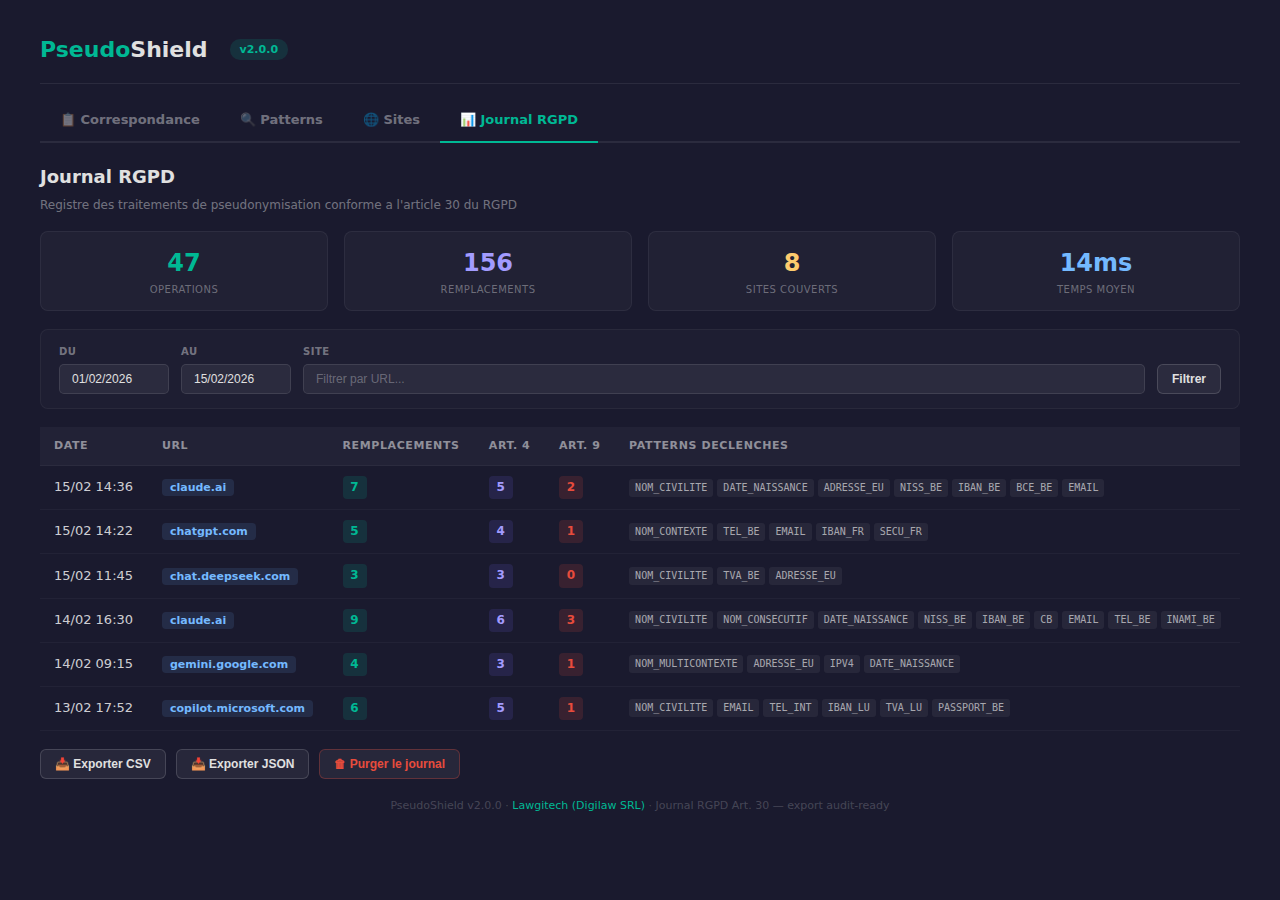
<file: screenshots/03-journal-rgpd.html>
<!DOCTYPE html>
<html lang="fr">
<head>
  <meta charset="UTF-8">
  <title>PseudoShield — Journal RGPD</title>
  <style>
    * { margin: 0; padding: 0; box-sizing: border-box; }
    body {
      background: #1a1a2e;
      color: #e0e0e0;
      font-family: 'Segoe UI', system-ui, -apple-system, sans-serif;
      font-size: 14px;
      line-height: 1.6;
      display: flex;
      justify-content: center;
      align-items: flex-start;
      min-height: 100vh;
      padding: 32px 40px;
    }
    .container { max-width: 1200px; width: 100%; }

    .header {
      display: flex; align-items: center; gap: 14px;
      margin-bottom: 8px; padding-bottom: 16px;
      border-bottom: 1px solid rgba(255,255,255,0.08);
    }
    .header h1 { font-size: 22px; font-weight: 700; }
    .header h1 .g { color: #00b894; }
    .header .badge { background: rgba(0,184,148,0.15); color: #00b894; padding: 2px 10px; border-radius: 10px; font-size: 11px; font-weight: 600; margin-left: 8px; }

    .tabs {
      display: flex; gap: 0; margin-bottom: 20px; margin-top: 16px;
      border-bottom: 2px solid rgba(255,255,255,0.08);
    }
    .tab {
      padding: 10px 20px; font-size: 13px; font-weight: 600;
      color: rgba(255,255,255,0.4); cursor: pointer; border-bottom: 2px solid transparent;
      margin-bottom: -2px;
    }
    .tab.active { color: #00b894; border-bottom-color: #00b894; }

    .panel-header { margin-bottom: 6px; }
    .panel-title { font-size: 18px; font-weight: 700; }
    .panel-desc { font-size: 12px; color: rgba(255,255,255,0.4); margin-top: 4px; margin-bottom: 16px; }

    .filters {
      display: flex; gap: 12px; align-items: flex-end; margin-bottom: 18px;
      padding: 14px 18px; background: rgba(255,255,255,0.02); border-radius: 8px;
      border: 1px solid rgba(255,255,255,0.05);
    }
    .filter-group { display: flex; flex-direction: column; gap: 4px; }
    .filter-group.grow { flex: 1; }
    .filter-lbl { font-size: 10px; font-weight: 700; text-transform: uppercase; color: rgba(255,255,255,0.4); letter-spacing: 0.5px; }
    .filter-input {
      background: rgba(255,255,255,0.06); border: 1px solid rgba(255,255,255,0.1);
      border-radius: 5px; padding: 7px 12px; color: #e0e0e0; font-size: 12px;
    }
    .filter-input::placeholder { color: rgba(255,255,255,0.3); }
    .btn {
      padding: 7px 14px; border-radius: 6px; font-size: 12px; font-weight: 600;
      border: 1px solid rgba(255,255,255,0.15); background: rgba(255,255,255,0.06);
      color: #e0e0e0; cursor: pointer; white-space: nowrap;
    }
    .btn-danger { border-color: rgba(231,76,60,0.3); color: #e74c3c; }

    table { width: 100%; border-collapse: collapse; }
    thead th {
      background: rgba(255,255,255,0.04); padding: 10px 14px;
      text-align: left; font-size: 11px; font-weight: 700;
      text-transform: uppercase; letter-spacing: 0.6px;
      color: rgba(255,255,255,0.5); border-bottom: 1px solid rgba(255,255,255,0.08);
    }
    tbody td {
      padding: 10px 14px; border-bottom: 1px solid rgba(255,255,255,0.04);
      font-size: 13px; color: rgba(255,255,255,0.8);
    }
    tbody tr:hover { background: rgba(255,255,255,0.02); }

    .site-tag {
      background: rgba(116,185,255,0.12); color: #74b9ff;
      padding: 2px 8px; border-radius: 4px; font-size: 11px; font-weight: 600;
    }
    .count-badge {
      display: inline-flex; align-items: center; justify-content: center;
      min-width: 24px; padding: 2px 6px; border-radius: 4px;
      font-size: 12px; font-weight: 700; text-align: center;
    }
    .count-green { background: rgba(0,184,148,0.15); color: #00b894; }
    .count-purple { background: rgba(108,92,231,0.15); color: #a29bfe; }
    .count-red { background: rgba(231,76,60,0.15); color: #e74c3c; }

    .pattern-tags { display: flex; flex-wrap: wrap; gap: 4px; }
    .pattern-tag {
      background: rgba(255,255,255,0.06); color: rgba(255,255,255,0.6);
      padding: 1px 6px; border-radius: 3px; font-size: 10px; font-family: monospace;
    }

    .actions { display: flex; gap: 10px; margin-top: 18px; }

    .summary-row {
      display: flex; gap: 16px; margin-bottom: 18px;
    }
    .summary-card {
      flex: 1; padding: 12px 16px; border-radius: 8px;
      background: rgba(255,255,255,0.03); border: 1px solid rgba(255,255,255,0.06);
      text-align: center;
    }
    .summary-val { font-size: 24px; font-weight: 800; }
    .summary-val.green { color: #00b894; }
    .summary-val.purple { color: #a29bfe; }
    .summary-val.orange { color: #fdcb6e; }
    .summary-val.blue { color: #74b9ff; }
    .summary-lbl { font-size: 10px; color: rgba(255,255,255,0.35); text-transform: uppercase; letter-spacing: 0.5px; }

    .footer { text-align: center; margin-top: 18px; font-size: 11px; color: rgba(255,255,255,0.2); }
    .footer a { color: #00b894; text-decoration: none; }
  </style>
</head>
<body>
  <div class="container">
    <div class="header">
      <h1><span class="g">Pseudo</span>Shield</h1>
      <span class="badge">v2.0.0</span>
    </div>

    <div class="tabs">
      <div class="tab">&#128203; Correspondance</div>
      <div class="tab">&#128269; Patterns</div>
      <div class="tab">&#127760; Sites</div>
      <div class="tab active">&#128202; Journal RGPD</div>
    </div>

    <div class="panel-header">
      <div class="panel-title">Journal RGPD</div>
      <div class="panel-desc">Registre des traitements de pseudonymisation conforme a l'article 30 du RGPD</div>
    </div>

    <div class="summary-row">
      <div class="summary-card"><div class="summary-val green">47</div><div class="summary-lbl">Operations</div></div>
      <div class="summary-card"><div class="summary-val purple">156</div><div class="summary-lbl">Remplacements</div></div>
      <div class="summary-card"><div class="summary-val orange">8</div><div class="summary-lbl">Sites couverts</div></div>
      <div class="summary-card"><div class="summary-val blue">14ms</div><div class="summary-lbl">Temps moyen</div></div>
    </div>

    <div class="filters">
      <div class="filter-group">
        <div class="filter-lbl">Du</div>
        <input type="text" class="filter-input" value="01/02/2026" style="width:110px">
      </div>
      <div class="filter-group">
        <div class="filter-lbl">Au</div>
        <input type="text" class="filter-input" value="15/02/2026" style="width:110px">
      </div>
      <div class="filter-group grow">
        <div class="filter-lbl">Site</div>
        <input type="text" class="filter-input" placeholder="Filtrer par URL..." style="width:100%">
      </div>
      <button class="btn">Filtrer</button>
    </div>

    <table>
      <thead>
        <tr>
          <th>Date</th>
          <th>URL</th>
          <th>Remplacements</th>
          <th>Art. 4</th>
          <th>Art. 9</th>
          <th>Patterns declenches</th>
        </tr>
      </thead>
      <tbody>
        <tr>
          <td>15/02 14:36</td>
          <td><span class="site-tag">claude.ai</span></td>
          <td><span class="count-badge count-green">7</span></td>
          <td><span class="count-badge count-purple">5</span></td>
          <td><span class="count-badge count-red">2</span></td>
          <td><div class="pattern-tags"><span class="pattern-tag">NOM_CIVILITE</span><span class="pattern-tag">DATE_NAISSANCE</span><span class="pattern-tag">ADRESSE_EU</span><span class="pattern-tag">NISS_BE</span><span class="pattern-tag">IBAN_BE</span><span class="pattern-tag">BCE_BE</span><span class="pattern-tag">EMAIL</span></div></td>
        </tr>
        <tr>
          <td>15/02 14:22</td>
          <td><span class="site-tag">chatgpt.com</span></td>
          <td><span class="count-badge count-green">5</span></td>
          <td><span class="count-badge count-purple">4</span></td>
          <td><span class="count-badge count-red">1</span></td>
          <td><div class="pattern-tags"><span class="pattern-tag">NOM_CONTEXTE</span><span class="pattern-tag">TEL_BE</span><span class="pattern-tag">EMAIL</span><span class="pattern-tag">IBAN_FR</span><span class="pattern-tag">SECU_FR</span></div></td>
        </tr>
        <tr>
          <td>15/02 11:45</td>
          <td><span class="site-tag">chat.deepseek.com</span></td>
          <td><span class="count-badge count-green">3</span></td>
          <td><span class="count-badge count-purple">3</span></td>
          <td><span class="count-badge count-red">0</span></td>
          <td><div class="pattern-tags"><span class="pattern-tag">NOM_CIVILITE</span><span class="pattern-tag">TVA_BE</span><span class="pattern-tag">ADRESSE_EU</span></div></td>
        </tr>
        <tr>
          <td>14/02 16:30</td>
          <td><span class="site-tag">claude.ai</span></td>
          <td><span class="count-badge count-green">9</span></td>
          <td><span class="count-badge count-purple">6</span></td>
          <td><span class="count-badge count-red">3</span></td>
          <td><div class="pattern-tags"><span class="pattern-tag">NOM_CIVILITE</span><span class="pattern-tag">NOM_CONSECUTIF</span><span class="pattern-tag">DATE_NAISSANCE</span><span class="pattern-tag">NISS_BE</span><span class="pattern-tag">IBAN_BE</span><span class="pattern-tag">CB</span><span class="pattern-tag">EMAIL</span><span class="pattern-tag">TEL_BE</span><span class="pattern-tag">INAMI_BE</span></div></td>
        </tr>
        <tr>
          <td>14/02 09:15</td>
          <td><span class="site-tag">gemini.google.com</span></td>
          <td><span class="count-badge count-green">4</span></td>
          <td><span class="count-badge count-purple">3</span></td>
          <td><span class="count-badge count-red">1</span></td>
          <td><div class="pattern-tags"><span class="pattern-tag">NOM_MULTICONTEXTE</span><span class="pattern-tag">ADRESSE_EU</span><span class="pattern-tag">IPV4</span><span class="pattern-tag">DATE_NAISSANCE</span></div></td>
        </tr>
        <tr>
          <td>13/02 17:52</td>
          <td><span class="site-tag">copilot.microsoft.com</span></td>
          <td><span class="count-badge count-green">6</span></td>
          <td><span class="count-badge count-purple">5</span></td>
          <td><span class="count-badge count-red">1</span></td>
          <td><div class="pattern-tags"><span class="pattern-tag">NOM_CIVILITE</span><span class="pattern-tag">EMAIL</span><span class="pattern-tag">TEL_INT</span><span class="pattern-tag">IBAN_LU</span><span class="pattern-tag">TVA_LU</span><span class="pattern-tag">PASSPORT_BE</span></div></td>
        </tr>
      </tbody>
    </table>

    <div class="actions">
      <button class="btn">&#128229; Exporter CSV</button>
      <button class="btn">&#128229; Exporter JSON</button>
      <button class="btn btn-danger">&#128465; Purger le journal</button>
    </div>

    <div class="footer">PseudoShield v2.0.0 &middot; <a href="https://lawgitech.eu">Lawgitech (Digilaw SRL)</a> &middot; Journal RGPD Art. 30 — export audit-ready</div>
  </div>
</body>
</html>
</file>
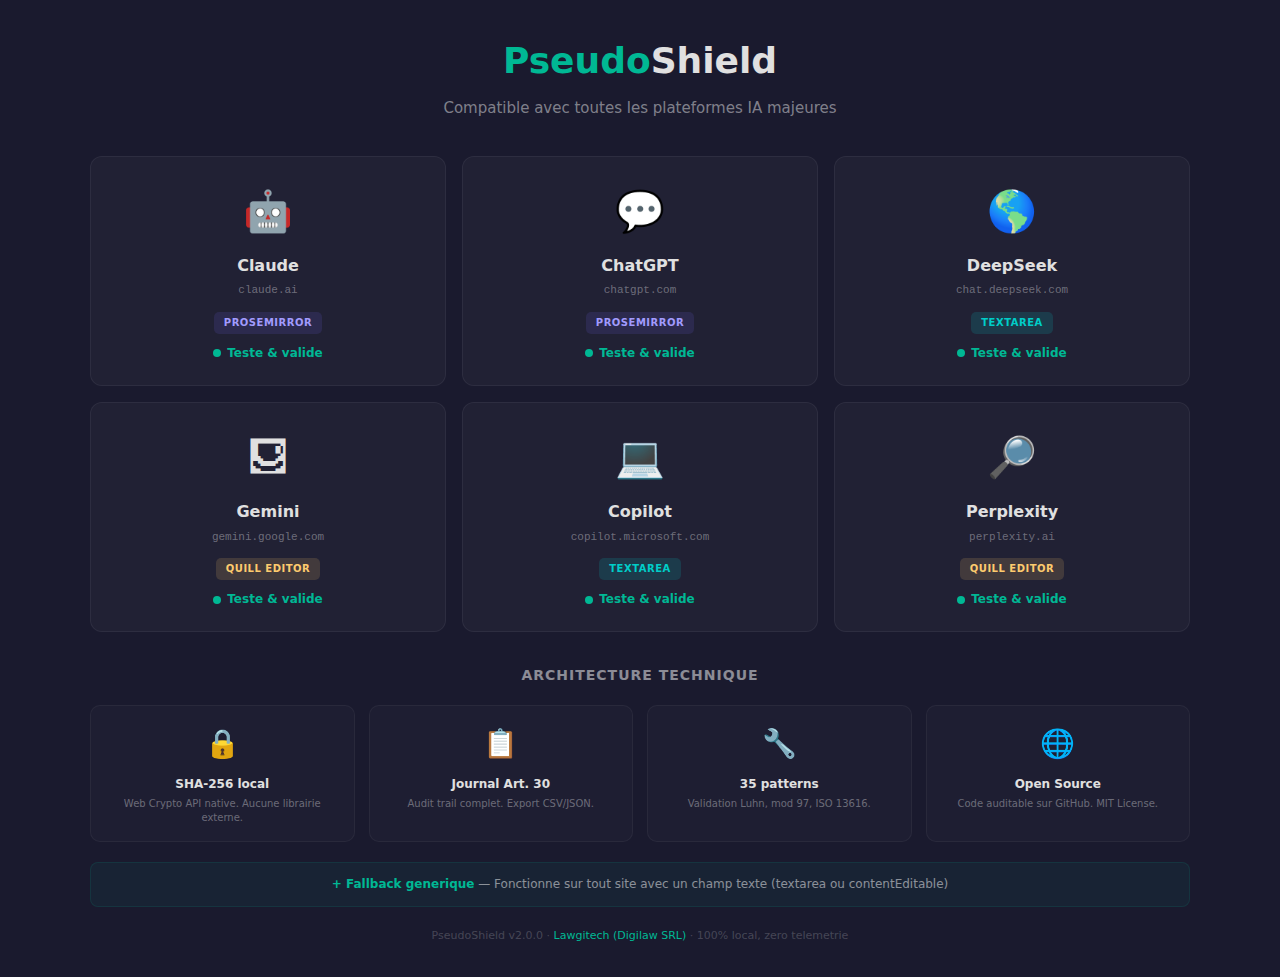
<file: screenshots/04-plateformes.html>
<!DOCTYPE html>
<html lang="fr">
<head>
  <meta charset="UTF-8">
  <title>PseudoShield — Plateformes</title>
  <style>
    * { margin: 0; padding: 0; box-sizing: border-box; }
    body {
      background: #1a1a2e;
      color: #e0e0e0;
      font-family: 'Segoe UI', system-ui, -apple-system, sans-serif;
      font-size: 14px;
      line-height: 1.6;
      display: flex;
      justify-content: center;
      align-items: center;
      min-height: 100vh;
      padding: 32px 40px;
    }
    .container { max-width: 1100px; width: 100%; }

    .header { text-align: center; margin-bottom: 36px; }
    .header h1 { font-size: 36px; font-weight: 800; margin-bottom: 6px; }
    .header h1 .g { color: #00b894; }
    .header p { font-size: 15px; color: rgba(255,255,255,0.45); }

    .platforms { display: grid; grid-template-columns: repeat(3, 1fr); gap: 16px; margin-bottom: 32px; }

    .platform-card {
      background: rgba(255,255,255,0.03);
      border: 1px solid rgba(255,255,255,0.06);
      border-radius: 12px;
      padding: 22px;
      text-align: center;
      transition: all 0.2s;
    }
    .platform-card:hover { border-color: rgba(0,184,148,0.3); background: rgba(0,184,148,0.03); }

    .platform-icon { font-size: 40px; margin-bottom: 10px; }
    .platform-name { font-size: 16px; font-weight: 700; margin-bottom: 4px; }
    .platform-domain { font-size: 11px; color: rgba(255,255,255,0.35); margin-bottom: 10px; font-family: monospace; }

    .adapter-badge {
      display: inline-flex; align-items: center; gap: 4px;
      padding: 3px 10px; border-radius: 5px;
      font-size: 10px; font-weight: 600; text-transform: uppercase; letter-spacing: 0.5px;
    }
    .adapter-prosemirror { background: rgba(108,92,231,0.15); color: #a29bfe; }
    .adapter-textarea { background: rgba(0,206,209,0.15); color: #00cec9; }
    .adapter-quill { background: rgba(253,203,110,0.15); color: #fdcb6e; }

    .status { display: flex; align-items: center; justify-content: center; gap: 6px; margin-top: 10px; font-size: 12px; font-weight: 600; color: #00b894; }
    .status-dot { width: 8px; height: 8px; border-radius: 50%; background: #00b894; }

    .features-section { margin-top: 10px; }
    .features-title { text-align: center; font-size: 14px; font-weight: 700; color: rgba(255,255,255,0.5); text-transform: uppercase; letter-spacing: 1px; margin-bottom: 18px; }

    .features { display: grid; grid-template-columns: repeat(4, 1fr); gap: 14px; }
    .feature {
      background: rgba(255,255,255,0.02);
      border: 1px solid rgba(255,255,255,0.05);
      border-radius: 10px;
      padding: 16px;
      text-align: center;
    }
    .feature-icon { font-size: 28px; margin-bottom: 8px; }
    .feature-name { font-size: 12px; font-weight: 700; margin-bottom: 3px; }
    .feature-desc { font-size: 10px; color: rgba(255,255,255,0.35); line-height: 1.4; }

    .fallback-note {
      text-align: center; margin-top: 20px;
      padding: 12px 20px; border-radius: 8px;
      background: rgba(0,184,148,0.06); border: 1px solid rgba(0,184,148,0.12);
      font-size: 12px; color: rgba(255,255,255,0.5);
    }
    .fallback-note strong { color: #00b894; }

    .footer { text-align: center; margin-top: 20px; font-size: 11px; color: rgba(255,255,255,0.2); }
    .footer a { color: #00b894; text-decoration: none; }
  </style>
</head>
<body>
  <div class="container">
    <div class="header">
      <h1><span class="g">Pseudo</span>Shield</h1>
      <p>Compatible avec toutes les plateformes IA majeures</p>
    </div>

    <div class="platforms">
      <div class="platform-card">
        <div class="platform-icon">&#129302;</div>
        <div class="platform-name">Claude</div>
        <div class="platform-domain">claude.ai</div>
        <div><span class="adapter-badge adapter-prosemirror">ProseMirror</span></div>
        <div class="status"><span class="status-dot"></span> Teste &amp; valide</div>
      </div>
      <div class="platform-card">
        <div class="platform-icon">&#128172;</div>
        <div class="platform-name">ChatGPT</div>
        <div class="platform-domain">chatgpt.com</div>
        <div><span class="adapter-badge adapter-prosemirror">ProseMirror</span></div>
        <div class="status"><span class="status-dot"></span> Teste &amp; valide</div>
      </div>
      <div class="platform-card">
        <div class="platform-icon">&#127758;</div>
        <div class="platform-name">DeepSeek</div>
        <div class="platform-domain">chat.deepseek.com</div>
        <div><span class="adapter-badge adapter-textarea">Textarea</span></div>
        <div class="status"><span class="status-dot"></span> Teste &amp; valide</div>
      </div>
      <div class="platform-card">
        <div class="platform-icon">&#9982;</div>
        <div class="platform-name">Gemini</div>
        <div class="platform-domain">gemini.google.com</div>
        <div><span class="adapter-badge adapter-quill">Quill Editor</span></div>
        <div class="status"><span class="status-dot"></span> Teste &amp; valide</div>
      </div>
      <div class="platform-card">
        <div class="platform-icon">&#128187;</div>
        <div class="platform-name">Copilot</div>
        <div class="platform-domain">copilot.microsoft.com</div>
        <div><span class="adapter-badge adapter-textarea">Textarea</span></div>
        <div class="status"><span class="status-dot"></span> Teste &amp; valide</div>
      </div>
      <div class="platform-card">
        <div class="platform-icon">&#128270;</div>
        <div class="platform-name">Perplexity</div>
        <div class="platform-domain">perplexity.ai</div>
        <div><span class="adapter-badge adapter-quill">Quill Editor</span></div>
        <div class="status"><span class="status-dot"></span> Teste &amp; valide</div>
      </div>
    </div>

    <div class="features-section">
      <div class="features-title">Architecture technique</div>
      <div class="features">
        <div class="feature">
          <div class="feature-icon">&#128274;</div>
          <div class="feature-name">SHA-256 local</div>
          <div class="feature-desc">Web Crypto API native. Aucune librairie externe.</div>
        </div>
        <div class="feature">
          <div class="feature-icon">&#128203;</div>
          <div class="feature-name">Journal Art. 30</div>
          <div class="feature-desc">Audit trail complet. Export CSV/JSON.</div>
        </div>
        <div class="feature">
          <div class="feature-icon">&#128295;</div>
          <div class="feature-name">35 patterns</div>
          <div class="feature-desc">Validation Luhn, mod 97, ISO 13616.</div>
        </div>
        <div class="feature">
          <div class="feature-icon">&#127760;</div>
          <div class="feature-name">Open Source</div>
          <div class="feature-desc">Code auditable sur GitHub. MIT License.</div>
        </div>
      </div>
    </div>

    <div class="fallback-note">
      <strong>+ Fallback generique</strong> — Fonctionne sur tout site avec un champ texte (textarea ou contentEditable)
    </div>

    <div class="footer">PseudoShield v2.0.0 &middot; <a href="https://lawgitech.eu">Lawgitech (Digilaw SRL)</a> &middot; 100% local, zero telemetrie</div>
  </div>
</body>
</html>
</file>
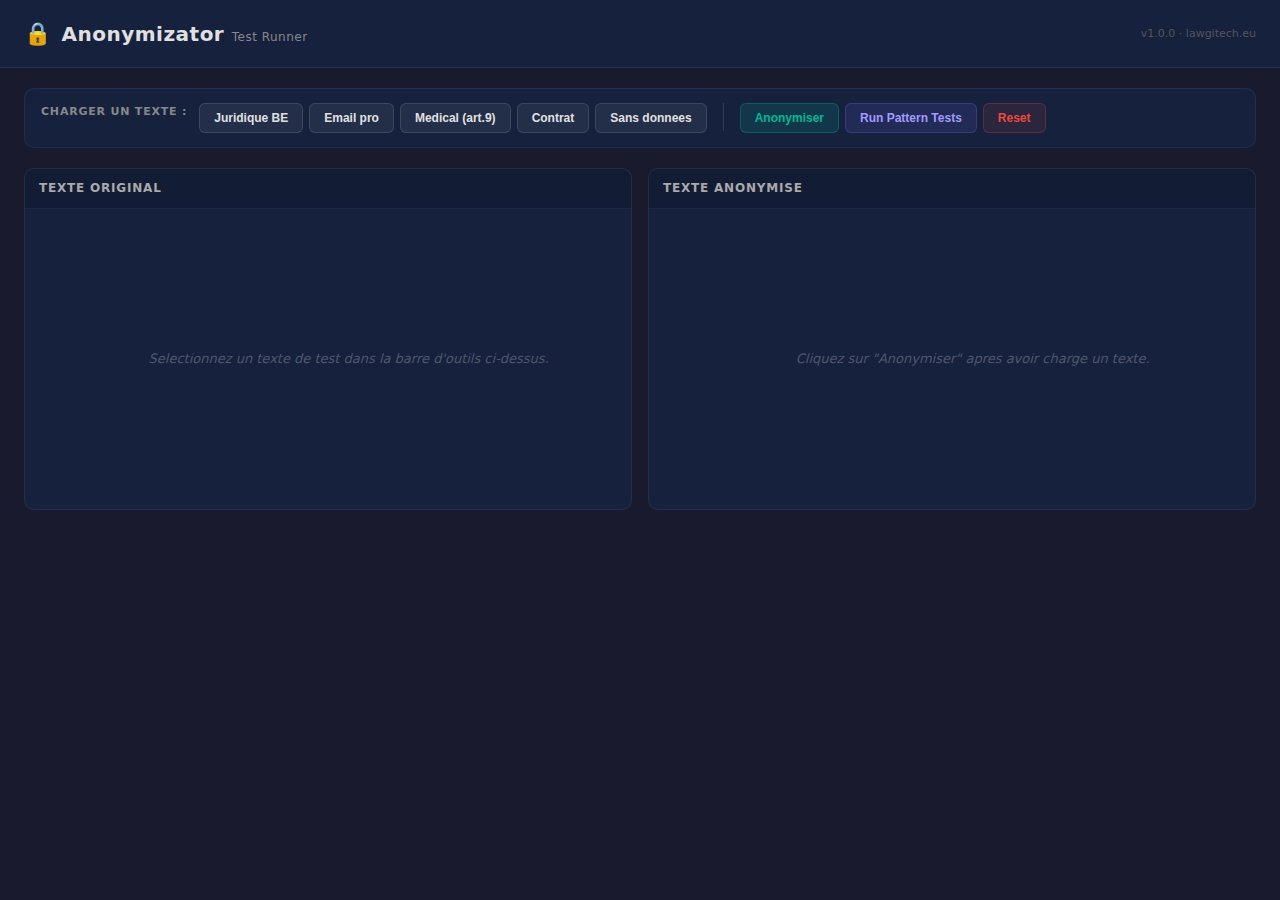
<file: test/test-runner.html>
<!DOCTYPE html>
<html lang="fr">
<head>
  <meta charset="UTF-8">
  <meta name="viewport" content="width=device-width, initial-scale=1.0">
  <title>Anonymizator — Test Runner</title>
  <style>
    /* ============================
       Base & Reset
       ============================ */
    * {
      margin: 0;
      padding: 0;
      box-sizing: border-box;
    }

    body {
      background: #1a1a2e;
      color: #e0e0e0;
      font-family: 'Inter', system-ui, -apple-system, sans-serif;
      font-size: 14px;
      line-height: 1.6;
      min-height: 100vh;
    }

    /* ============================
       Layout
       ============================ */
    .app-header {
      background: #16213e;
      border-bottom: 1px solid rgba(255, 255, 255, 0.08);
      padding: 16px 24px;
      display: flex;
      align-items: center;
      justify-content: space-between;
    }

    .app-title {
      font-size: 20px;
      font-weight: 700;
      letter-spacing: 0.5px;
      display: flex;
      align-items: center;
      gap: 10px;
    }

    .app-title .lock-icon {
      font-size: 22px;
    }

    .app-subtitle {
      font-size: 12px;
      color: #888;
      font-weight: 400;
    }

    .main-container {
      max-width: 1400px;
      margin: 0 auto;
      padding: 20px 24px;
    }

    /* ============================
       Toolbar
       ============================ */
    .toolbar {
      display: flex;
      flex-wrap: wrap;
      gap: 8px;
      margin-bottom: 20px;
      padding: 14px 16px;
      background: #16213e;
      border-radius: 10px;
      border: 1px solid rgba(255, 255, 255, 0.06);
    }

    .toolbar-group {
      display: flex;
      gap: 6px;
      align-items: center;
    }

    .toolbar-separator {
      width: 1px;
      height: 28px;
      background: rgba(255, 255, 255, 0.12);
      margin: 0 8px;
    }

    .toolbar-label {
      font-size: 11px;
      font-weight: 600;
      text-transform: uppercase;
      letter-spacing: 0.8px;
      color: #888;
      margin-right: 4px;
    }

    /* ============================
       Buttons
       ============================ */
    .btn {
      display: inline-flex;
      align-items: center;
      gap: 6px;
      padding: 7px 14px;
      border: 1px solid rgba(255, 255, 255, 0.12);
      border-radius: 6px;
      font-size: 12px;
      font-weight: 600;
      cursor: pointer;
      transition: background 0.2s ease, border-color 0.2s ease, transform 0.1s ease;
      white-space: nowrap;
    }

    .btn:active {
      transform: scale(0.97);
    }

    .btn-default {
      background: rgba(255, 255, 255, 0.06);
      color: #e0e0e0;
    }

    .btn-default:hover {
      background: rgba(255, 255, 255, 0.12);
      border-color: rgba(255, 255, 255, 0.2);
    }

    .btn-primary {
      background: rgba(0, 184, 148, 0.15);
      color: #00b894;
      border-color: rgba(0, 184, 148, 0.3);
    }

    .btn-primary:hover {
      background: rgba(0, 184, 148, 0.25);
    }

    .btn-test {
      background: rgba(108, 92, 231, 0.15);
      color: #a29bfe;
      border-color: rgba(108, 92, 231, 0.3);
    }

    .btn-test:hover {
      background: rgba(108, 92, 231, 0.25);
    }

    .btn-reset {
      background: rgba(231, 76, 60, 0.10);
      color: #e74c3c;
      border-color: rgba(231, 76, 60, 0.25);
    }

    .btn-reset:hover {
      background: rgba(231, 76, 60, 0.20);
    }

    /* ============================
       Split View
       ============================ */
    .split-view {
      display: grid;
      grid-template-columns: 1fr 1fr;
      gap: 16px;
      margin-bottom: 20px;
    }

    .pane {
      background: #16213e;
      border: 1px solid rgba(255, 255, 255, 0.06);
      border-radius: 10px;
      overflow: hidden;
      display: flex;
      flex-direction: column;
    }

    .pane-header {
      display: flex;
      align-items: center;
      justify-content: space-between;
      padding: 10px 14px;
      border-bottom: 1px solid rgba(255, 255, 255, 0.06);
      background: rgba(0, 0, 0, 0.15);
    }

    .pane-title {
      font-size: 12px;
      font-weight: 700;
      text-transform: uppercase;
      letter-spacing: 0.8px;
      color: #aaa;
    }

    .pane-badge {
      font-size: 11px;
      font-weight: 600;
      padding: 2px 8px;
      border-radius: 4px;
    }

    .pane-badge-art4 {
      background: rgba(0, 184, 148, 0.15);
      color: #00b894;
    }

    .pane-badge-art9 {
      background: rgba(231, 76, 60, 0.15);
      color: #e74c3c;
    }

    .pane-content {
      padding: 14px;
      min-height: 300px;
      max-height: 500px;
      overflow-y: auto;
      font-family: 'Consolas', 'Monaco', 'Courier New', monospace;
      font-size: 13px;
      line-height: 1.7;
      white-space: pre-wrap;
      word-break: break-word;
    }

    .pane-content.placeholder {
      color: rgba(255, 255, 255, 0.25);
      font-style: italic;
      font-family: 'Inter', system-ui, sans-serif;
      display: flex;
      align-items: center;
      justify-content: center;
      text-align: center;
    }

    /* Highlight spans in anonymized text */
    .highlight-art4 {
      background: rgba(0, 184, 148, 0.20);
      color: #00b894;
      border: 1px solid rgba(0, 184, 148, 0.35);
      border-radius: 3px;
      padding: 1px 4px;
      font-weight: 600;
    }

    .highlight-art9 {
      background: rgba(231, 76, 60, 0.20);
      color: #e74c3c;
      border: 1px solid rgba(231, 76, 60, 0.35);
      border-radius: 3px;
      padding: 1px 4px;
      font-weight: 600;
    }

    /* ============================
       Stats Bar
       ============================ */
    .stats-bar {
      display: flex;
      gap: 16px;
      flex-wrap: wrap;
      margin-bottom: 20px;
      padding: 14px 16px;
      background: #16213e;
      border-radius: 10px;
      border: 1px solid rgba(255, 255, 255, 0.06);
    }

    .stat-item {
      display: flex;
      align-items: center;
      gap: 8px;
    }

    .stat-label {
      font-size: 11px;
      font-weight: 600;
      text-transform: uppercase;
      letter-spacing: 0.6px;
      color: #888;
    }

    .stat-value {
      font-size: 16px;
      font-weight: 700;
      color: #fff;
    }

    .stat-value.art4 { color: #00b894; }
    .stat-value.art9 { color: #e74c3c; }
    .stat-value.time { color: #fdcb6e; }

    /* ============================
       Correspondence Table
       ============================ */
    .table-section {
      margin-bottom: 20px;
    }

    .section-title {
      font-size: 13px;
      font-weight: 700;
      text-transform: uppercase;
      letter-spacing: 1px;
      color: #aaa;
      margin-bottom: 10px;
      padding-left: 4px;
    }

    .corr-table {
      width: 100%;
      border-collapse: collapse;
      background: #16213e;
      border-radius: 10px;
      overflow: hidden;
      border: 1px solid rgba(255, 255, 255, 0.06);
    }

    .corr-table thead th {
      background: rgba(0, 0, 0, 0.2);
      padding: 10px 14px;
      font-size: 11px;
      font-weight: 700;
      text-transform: uppercase;
      letter-spacing: 0.8px;
      color: #aaa;
      text-align: left;
      border-bottom: 1px solid rgba(255, 255, 255, 0.08);
    }

    .corr-table tbody td {
      padding: 8px 14px;
      font-size: 13px;
      border-bottom: 1px solid rgba(255, 255, 255, 0.04);
      font-family: 'Consolas', 'Monaco', monospace;
    }

    .corr-table tbody tr:hover {
      background: rgba(255, 255, 255, 0.03);
    }

    .corr-table .td-pseudonym {
      font-weight: 700;
      color: #a29bfe;
    }

    .corr-table .td-original {
      color: #fdcb6e;
    }

    .corr-table .td-category {
      font-family: 'Inter', system-ui, sans-serif;
      font-size: 11px;
      font-weight: 600;
    }

    .corr-table .td-rgpd-art4 {
      color: #00b894;
    }

    .corr-table .td-rgpd-art9 {
      color: #e74c3c;
    }

    .corr-empty {
      padding: 20px;
      text-align: center;
      color: rgba(255, 255, 255, 0.25);
      font-style: italic;
    }

    /* ============================
       Test Results Panel
       ============================ */
    .test-panel {
      margin-bottom: 20px;
      background: #16213e;
      border-radius: 10px;
      border: 1px solid rgba(255, 255, 255, 0.06);
      overflow: hidden;
      display: none;
    }

    .test-panel.visible {
      display: block;
    }

    .test-panel-header {
      display: flex;
      align-items: center;
      justify-content: space-between;
      padding: 12px 16px;
      background: rgba(0, 0, 0, 0.15);
      border-bottom: 1px solid rgba(255, 255, 255, 0.06);
    }

    .test-panel-title {
      font-size: 13px;
      font-weight: 700;
      text-transform: uppercase;
      letter-spacing: 0.8px;
      color: #a29bfe;
    }

    .test-summary {
      display: flex;
      gap: 12px;
      font-size: 13px;
      font-weight: 700;
    }

    .test-summary .pass { color: #00b894; }
    .test-summary .fail { color: #e74c3c; }

    .test-results-list {
      max-height: 400px;
      overflow-y: auto;
    }

    .test-result-item {
      display: flex;
      align-items: center;
      gap: 10px;
      padding: 8px 16px;
      font-size: 13px;
      border-bottom: 1px solid rgba(255, 255, 255, 0.03);
    }

    .test-result-item:last-child {
      border-bottom: none;
    }

    .test-status {
      font-weight: 800;
      font-size: 11px;
      padding: 2px 8px;
      border-radius: 3px;
      min-width: 44px;
      text-align: center;
    }

    .test-status-pass {
      background: rgba(0, 184, 148, 0.15);
      color: #00b894;
    }

    .test-status-fail {
      background: rgba(231, 76, 60, 0.15);
      color: #e74c3c;
    }

    .test-name {
      font-weight: 600;
      flex: 1;
    }

    .test-details {
      font-size: 11px;
      color: #888;
      max-width: 300px;
      overflow: hidden;
      text-overflow: ellipsis;
      white-space: nowrap;
    }

    /* ============================
       Scrollbar
       ============================ */
    ::-webkit-scrollbar {
      width: 6px;
    }

    ::-webkit-scrollbar-track {
      background: transparent;
    }

    ::-webkit-scrollbar-thumb {
      background: rgba(255, 255, 255, 0.15);
      border-radius: 3px;
    }

    ::-webkit-scrollbar-thumb:hover {
      background: rgba(255, 255, 255, 0.25);
    }

    /* ============================
       Responsive
       ============================ */
    @media (max-width: 900px) {
      .split-view {
        grid-template-columns: 1fr;
      }
    }

    /* ============================
       Loading spinner
       ============================ */
    .spinner {
      display: inline-block;
      width: 14px;
      height: 14px;
      border: 2px solid rgba(255, 255, 255, 0.2);
      border-top-color: #00b894;
      border-radius: 50%;
      animation: spin 0.6s linear infinite;
    }

    @keyframes spin {
      to { transform: rotate(360deg); }
    }
  </style>
</head>
<body>

  <!-- Header -->
  <div class="app-header">
    <div class="app-title">
      <span class="lock-icon">&#x1F512;</span>
      <span>Anonymizator <span class="app-subtitle">Test Runner</span></span>
    </div>
    <div style="font-size: 11px; color: #555;">v1.0.0 &middot; lawgitech.eu</div>
  </div>

  <div class="main-container">

    <!-- Toolbar -->
    <div class="toolbar">
      <span class="toolbar-label">Charger un texte :</span>
      <div class="toolbar-group">
        <button class="btn btn-default" onclick="loadText('juridiqueBelge')">Juridique BE</button>
        <button class="btn btn-default" onclick="loadText('emailProfessionnel')">Email pro</button>
        <button class="btn btn-default" onclick="loadText('medical')">Medical (art.9)</button>
        <button class="btn btn-default" onclick="loadText('contratCommercial')">Contrat</button>
        <button class="btn btn-default" onclick="loadText('sansDonn')">Sans donnees</button>
      </div>

      <div class="toolbar-separator"></div>

      <div class="toolbar-group">
        <button class="btn btn-primary" id="btn-anonymize" onclick="runAnonymize()">Anonymiser</button>
        <button class="btn btn-test" id="btn-run-tests" onclick="runPatternTests()">Run Pattern Tests</button>
        <button class="btn btn-reset" onclick="resetAll()">Reset</button>
      </div>
    </div>

    <!-- Stats Bar -->
    <div class="stats-bar" id="stats-bar" style="display: none;">
      <div class="stat-item">
        <span class="stat-label">Detections :</span>
        <span class="stat-value" id="stat-total">0</span>
      </div>
      <div class="stat-item">
        <span class="stat-label">Art. 4 :</span>
        <span class="stat-value art4" id="stat-art4">0</span>
      </div>
      <div class="stat-item">
        <span class="stat-label">Art. 9 :</span>
        <span class="stat-value art9" id="stat-art9">0</span>
      </div>
      <div class="stat-item">
        <span class="stat-label">Temps :</span>
        <span class="stat-value time" id="stat-time">0 ms</span>
      </div>
    </div>

    <!-- Split View -->
    <div class="split-view">
      <div class="pane">
        <div class="pane-header">
          <span class="pane-title">Texte original</span>
        </div>
        <div class="pane-content placeholder" id="pane-original">
          Selectionnez un texte de test dans la barre d'outils ci-dessus.
        </div>
      </div>

      <div class="pane">
        <div class="pane-header">
          <span class="pane-title">Texte anonymise</span>
          <div>
            <span class="pane-badge pane-badge-art4" id="badge-art4" style="display: none;">art.4</span>
            <span class="pane-badge pane-badge-art9" id="badge-art9" style="display: none;">art.9</span>
          </div>
        </div>
        <div class="pane-content placeholder" id="pane-anonymized">
          Cliquez sur "Anonymiser" apres avoir charge un texte.
        </div>
      </div>
    </div>

    <!-- Test Results Panel -->
    <div class="test-panel" id="test-panel">
      <div class="test-panel-header">
        <span class="test-panel-title">Resultats des tests</span>
        <div class="test-summary" id="test-summary"></div>
      </div>
      <div class="test-results-list" id="test-results-list"></div>
    </div>

    <!-- Correspondence Table -->
    <div class="table-section" id="table-section" style="display: none;">
      <div class="section-title">Table de correspondance</div>
      <table class="corr-table">
        <thead>
          <tr>
            <th>#</th>
            <th>Pseudonyme</th>
            <th>Original</th>
            <th>Pattern</th>
            <th>Categorie</th>
            <th>RGPD</th>
            <th>Confiance</th>
          </tr>
        </thead>
        <tbody id="corr-tbody">
          <tr><td colspan="7" class="corr-empty">Aucune correspondance. Lancez une anonymisation.</td></tr>
        </tbody>
      </table>
    </div>

  </div>

  <!-- ============================
       Mock Chrome APIs
       ============================ -->
  <script>
    // Mock chrome APIs for standalone testing
    window.chrome = {
      storage: {
        local: {
          _data: {},
          get: function(keys) {
            return new Promise(resolve => {
              const result = {};
              const keyList = Array.isArray(keys) ? keys : [keys];
              keyList.forEach(k => { if (this._data[k] !== undefined) result[k] = this._data[k]; });
              resolve(result);
            });
          },
          set: function(items) {
            return new Promise(resolve => {
              Object.assign(this._data, items);
              resolve();
            });
          },
          remove: function(keys) {
            return new Promise(resolve => {
              const keyList = Array.isArray(keys) ? keys : [keys];
              keyList.forEach(k => delete this._data[k]);
              resolve();
            });
          }
        }
      },
      runtime: {
        sendMessage: function() { return Promise.resolve({}); },
        onMessage: { addListener: function() {} }
      }
    };
  </script>

  <!-- ============================
       Load Anonymizer Modules
       ============================ -->
  <script src="../utils/hash.js"></script>
  <script src="../anonymizer/patterns-eu.js"></script>
  <script src="../anonymizer/patterns-generic.js"></script>
  <script src="../anonymizer/detector.js"></script>
  <script src="../anonymizer/pseudonym-engine.js"></script>
  <script src="../anonymizer/processor.js"></script>
  <script src="../anonymizer/rgpd-logger.js"></script>

  <!-- ============================
       Load Test Modules
       ============================ -->
  <script src="test-data.js"></script>
  <script src="test-patterns.js"></script>

  <!-- ============================
       Test Runner Logic
       ============================ -->
  <script>
    // Etat global
    let currentText = '';
    let lastResult = null;

    /**
     * Charge un texte de test dans le panneau original
     */
    function loadText(key) {
      const data = window.Anonymizator.TestData[key];
      if (!data) {
        console.error('[TestRunner] Texte introuvable:', key);
        return;
      }

      currentText = data;
      const paneOriginal = document.getElementById('pane-original');
      paneOriginal.classList.remove('placeholder');
      paneOriginal.textContent = data;

      // Reinitialiser le panneau anonymise
      const paneAnonymized = document.getElementById('pane-anonymized');
      paneAnonymized.classList.add('placeholder');
      paneAnonymized.innerHTML = 'Cliquez sur "Anonymiser" pour traiter ce texte.';

      // Masquer les stats et la table
      document.getElementById('stats-bar').style.display = 'none';
      document.getElementById('table-section').style.display = 'none';
      document.getElementById('badge-art4').style.display = 'none';
      document.getElementById('badge-art9').style.display = 'none';

      lastResult = null;
    }

    /**
     * Lance l'anonymisation du texte charge
     */
    async function runAnonymize() {
      if (!currentText) {
        alert('Veuillez d\'abord charger un texte de test.');
        return;
      }

      const btn = document.getElementById('btn-anonymize');
      btn.innerHTML = '<span class="spinner"></span> Traitement...';
      btn.disabled = true;

      try {
        // Reinitialiser le moteur pour un test propre
        await window.Anonymizator.PseudonymEngine.reset();

        // Lancer le traitement
        const result = await window.Anonymizator.Processor.process(currentText);
        lastResult = result;

        // Afficher le texte anonymise avec colorisation
        renderAnonymizedText(result);

        // Mettre a jour les stats
        renderStats(result);

        // Mettre a jour la table de correspondance
        renderCorrespondenceTable(result);

      } catch (e) {
        console.error('[TestRunner] Erreur lors de l\'anonymisation:', e);
        document.getElementById('pane-anonymized').textContent = 'ERREUR: ' + e.message;
      } finally {
        btn.innerHTML = 'Anonymiser';
        btn.disabled = false;
      }
    }

    /**
     * Affiche le texte anonymise avec coloration art.4 / art.9
     */
    function renderAnonymizedText(result) {
      const pane = document.getElementById('pane-anonymized');
      pane.classList.remove('placeholder');

      if (result.detections.length === 0) {
        pane.textContent = result.anonymizedText;
        return;
      }

      // Construire le HTML avec les highlights
      let html = escapeHtml(result.anonymizedText);

      // Remplacer les pseudonymes par des spans colores
      // On traite les detections en sens inverse pour ne pas decaler les positions
      for (let i = result.detections.length - 1; i >= 0; i--) {
        const det = result.detections[i];
        const pseudonym = '[' + det.pseudonym + ']';
        const cssClass = det.rgpdCategory === 'art9' ? 'highlight-art9' : 'highlight-art4';

        const escapedPseudonym = escapeHtml(pseudonym);
        html = html.replace(
          escapedPseudonym,
          '<span class="' + cssClass + '" title="' + escapeHtml(det.patternId) + ' (' + det.confidence + ')">' + escapedPseudonym + '</span>'
        );
      }

      pane.innerHTML = html;

      // Afficher les badges
      const badgeArt4 = document.getElementById('badge-art4');
      const badgeArt9 = document.getElementById('badge-art9');

      if (result.rgpdCategories.art4 > 0) {
        badgeArt4.textContent = result.rgpdCategories.art4 + ' art.4';
        badgeArt4.style.display = 'inline';
      } else {
        badgeArt4.style.display = 'none';
      }

      if (result.rgpdCategories.art9 > 0) {
        badgeArt9.textContent = result.rgpdCategories.art9 + ' art.9';
        badgeArt9.style.display = 'inline';
      } else {
        badgeArt9.style.display = 'none';
      }
    }

    /**
     * Met a jour la barre de statistiques
     */
    function renderStats(result) {
      const statsBar = document.getElementById('stats-bar');
      statsBar.style.display = 'flex';

      document.getElementById('stat-total').textContent = result.replacementsCount;
      document.getElementById('stat-art4').textContent = result.rgpdCategories.art4;
      document.getElementById('stat-art9').textContent = result.rgpdCategories.art9;
      document.getElementById('stat-time').textContent = result.processingTimeMs.toFixed(1) + ' ms';
    }

    /**
     * Affiche la table de correspondance
     */
    function renderCorrespondenceTable(result) {
      const section = document.getElementById('table-section');
      const tbody = document.getElementById('corr-tbody');

      if (result.detections.length === 0) {
        tbody.innerHTML = '<tr><td colspan="7" class="corr-empty">Aucune detection dans ce texte.</td></tr>';
        section.style.display = 'block';
        return;
      }

      let rows = '';
      result.detections.forEach((det, idx) => {
        const rgpdClass = det.rgpdCategory === 'art9' ? 'td-rgpd-art9' : 'td-rgpd-art4';
        const rgpdLabel = det.rgpdCategory === 'art9' ? 'Art. 9 (sensible)' : 'Art. 4 (personnelle)';

        rows += '<tr>'
          + '<td style="color: #555;">' + (idx + 1) + '</td>'
          + '<td class="td-pseudonym">[' + escapeHtml(det.pseudonym) + ']</td>'
          + '<td class="td-original">' + escapeHtml(det.match) + '</td>'
          + '<td>' + escapeHtml(det.patternId) + '</td>'
          + '<td class="td-category">' + escapeHtml(det.category) + '</td>'
          + '<td class="td-category ' + rgpdClass + '">' + rgpdLabel + '</td>'
          + '<td style="color: #888;">' + det.confidence + '</td>'
          + '</tr>';
      });

      tbody.innerHTML = rows;
      section.style.display = 'block';
    }

    /**
     * Lance les tests unitaires de patterns
     */
    function runPatternTests() {
      const panel = document.getElementById('test-panel');
      const summary = document.getElementById('test-summary');
      const list = document.getElementById('test-results-list');

      panel.classList.add('visible');

      try {
        const results = window.Anonymizator.TestPatterns.runTests();

        // Afficher le resume
        summary.innerHTML =
          '<span class="pass">PASS: ' + results.passed + '</span>'
          + '<span class="fail">FAIL: ' + results.failed + '</span>'
          + '<span style="color: #888;">Total: ' + results.total + '</span>';

        // Afficher chaque resultat
        let html = '';
        results.results.forEach(function(r) {
          const statusClass = r.status === 'PASS' ? 'test-status-pass' : 'test-status-fail';
          html += '<div class="test-result-item">'
            + '<span class="test-status ' + statusClass + '">' + r.status + '</span>'
            + '<span class="test-name">' + escapeHtml(r.name) + '</span>'
            + '<span class="test-details">' + escapeHtml(r.details || '') + '</span>'
            + '</div>';
        });

        list.innerHTML = html;
      } catch (e) {
        console.error('[TestRunner] Erreur lors des tests:', e);
        summary.innerHTML = '<span class="fail">ERREUR: ' + escapeHtml(e.message) + '</span>';
        list.innerHTML = '';
      }
    }

    /**
     * Reinitialise tout
     */
    async function resetAll() {
      currentText = '';
      lastResult = null;

      // Reinitialiser le moteur
      await window.Anonymizator.PseudonymEngine.reset();

      // Reinitialiser l'affichage
      const paneOriginal = document.getElementById('pane-original');
      paneOriginal.classList.add('placeholder');
      paneOriginal.innerHTML = 'Selectionnez un texte de test dans la barre d\'outils ci-dessus.';

      const paneAnonymized = document.getElementById('pane-anonymized');
      paneAnonymized.classList.add('placeholder');
      paneAnonymized.innerHTML = 'Cliquez sur "Anonymiser" apres avoir charge un texte.';

      document.getElementById('stats-bar').style.display = 'none';
      document.getElementById('table-section').style.display = 'none';
      document.getElementById('test-panel').classList.remove('visible');
      document.getElementById('badge-art4').style.display = 'none';
      document.getElementById('badge-art9').style.display = 'none';
    }

    /**
     * Echappe le HTML pour eviter les injections XSS
     */
    function escapeHtml(text) {
      const div = document.createElement('div');
      div.textContent = text;
      return div.innerHTML;
    }
  </script>

</body>
</html>
</file>
<file: ui/options.css>
/* options.css — PseudoShield options page dark theme */

* {
  margin: 0;
  padding: 0;
  box-sizing: border-box;
}

body {
  background: #1a1a2e;
  color: #ffffff;
  font-family: 'Inter', system-ui, -apple-system, sans-serif;
  font-size: 14px;
  line-height: 1.6;
  padding: 20px;
}

/* --- Container --- */
.options-container {
  max-width: 800px;
  margin: 0 auto;
}

/* --- Header --- */
.options-header {
  padding: 20px 0 16px;
  border-bottom: 1px solid rgba(255, 255, 255, 0.08);
  margin-bottom: 0;
}

.options-title {
  display: flex;
  align-items: center;
  gap: 10px;
}

.options-icon {
  width: 36px;
  height: 36px;
  object-fit: contain;
}

.options-title h1 {
  font-size: 22px;
  font-weight: 700;
  letter-spacing: 0.3px;
}

.version-badge {
  display: inline-flex;
  align-items: center;
  padding: 2px 8px;
  background: rgba(0, 184, 148, 0.15);
  color: #00b894;
  border: 1px solid rgba(0, 184, 148, 0.3);
  border-radius: 4px;
  font-size: 11px;
  font-weight: 600;
}

/* --- Tab navigation --- */
.tab-nav {
  display: flex;
  gap: 0;
  border-bottom: 1px solid rgba(255, 255, 255, 0.08);
  margin-bottom: 24px;
  overflow-x: auto;
}

.tab-btn {
  padding: 12px 20px;
  background: none;
  border: none;
  color: rgba(255, 255, 255, 0.5);
  font-family: inherit;
  font-size: 13px;
  font-weight: 600;
  cursor: pointer;
  transition: color 0.2s ease, border-color 0.2s ease;
  border-bottom: 2px solid transparent;
  white-space: nowrap;
}

.tab-btn:hover {
  color: rgba(255, 255, 255, 0.8);
}

.tab-btn.active {
  color: #00b894;
  border-bottom-color: #00b894;
}

/* --- Tab panels --- */
.tab-panel {
  display: none;
}

.tab-panel.active {
  display: block;
}

/* --- Panel header --- */
.panel-header {
  margin-bottom: 20px;
}

.panel-title {
  font-size: 18px;
  font-weight: 700;
  margin-bottom: 4px;
}

.panel-description {
  color: rgba(255, 255, 255, 0.5);
  font-size: 13px;
  margin-bottom: 12px;
}

.panel-actions {
  display: flex;
  gap: 10px;
  align-items: center;
  margin-top: 12px;
}

/* --- Input fields --- */
.input-search {
  flex: 1;
  padding: 8px 12px;
  background: rgba(255, 255, 255, 0.06);
  border: 1px solid rgba(255, 255, 255, 0.12);
  border-radius: 6px;
  color: #ffffff;
  font-family: inherit;
  font-size: 13px;
  outline: none;
  transition: border-color 0.2s ease;
}

.input-search:focus {
  border-color: rgba(0, 184, 148, 0.5);
}

.input-search::placeholder {
  color: rgba(255, 255, 255, 0.3);
}

.input-field {
  padding: 8px 12px;
  background: rgba(255, 255, 255, 0.06);
  border: 1px solid rgba(255, 255, 255, 0.12);
  border-radius: 6px;
  color: #ffffff;
  font-family: inherit;
  font-size: 13px;
  outline: none;
  transition: border-color 0.2s ease;
}

.input-field:focus {
  border-color: rgba(0, 184, 148, 0.5);
}

.input-field::placeholder {
  color: rgba(255, 255, 255, 0.3);
}

/* Fix date input color scheme for dark theme */
input[type="date"] {
  color-scheme: dark;
}

/* --- Table wrapper --- */
.table-wrapper {
  overflow-x: auto;
  border-radius: 8px;
  border: 1px solid rgba(255, 255, 255, 0.08);
}

/* --- Data table --- */
.data-table {
  width: 100%;
  border-collapse: collapse;
  font-size: 13px;
}

.data-table thead {
  position: sticky;
  top: 0;
  z-index: 1;
}

.data-table th {
  background: rgba(255, 255, 255, 0.06);
  padding: 10px 12px;
  text-align: left;
  font-weight: 600;
  font-size: 11px;
  text-transform: uppercase;
  letter-spacing: 0.8px;
  color: rgba(255, 255, 255, 0.6);
  border-bottom: 1px solid rgba(255, 255, 255, 0.08);
  white-space: nowrap;
}

.data-table td {
  padding: 10px 12px;
  border-bottom: 1px solid rgba(255, 255, 255, 0.04);
  vertical-align: middle;
}

.data-table tbody tr {
  transition: background 0.15s ease;
}

.data-table tbody tr:nth-child(even) {
  background: rgba(255, 255, 255, 0.02);
}

.data-table tbody tr:hover {
  background: rgba(255, 255, 255, 0.06);
}

.empty-cell {
  text-align: center;
  color: rgba(255, 255, 255, 0.3);
  font-style: italic;
  padding: 24px 12px !important;
}

.url-cell {
  max-width: 200px;
  overflow: hidden;
  text-overflow: ellipsis;
  white-space: nowrap;
}

.patterns-cell {
  max-width: 180px;
  overflow: hidden;
  text-overflow: ellipsis;
  white-space: nowrap;
  font-size: 12px;
  color: rgba(255, 255, 255, 0.7);
}

/* --- Buttons --- */
.btn {
  display: inline-flex;
  align-items: center;
  justify-content: center;
  gap: 6px;
  padding: 8px 16px;
  border: none;
  border-radius: 6px;
  font-family: inherit;
  font-size: 12px;
  font-weight: 600;
  cursor: pointer;
  transition: background 0.2s ease, transform 0.1s ease;
  white-space: nowrap;
}

.btn:active {
  transform: scale(0.98);
}

.btn-secondary {
  background: rgba(255, 255, 255, 0.08);
  color: #ffffff;
  border: 1px solid rgba(255, 255, 255, 0.12);
}

.btn-secondary:hover {
  background: rgba(255, 255, 255, 0.14);
}

.btn-danger {
  background: rgba(231, 76, 60, 0.10);
  color: #e74c3c;
  border: 1px solid rgba(231, 76, 60, 0.25);
}

.btn-danger:hover {
  background: rgba(231, 76, 60, 0.22);
}

.btn-reveal {
  padding: 4px 10px;
  background: rgba(255, 255, 255, 0.06);
  color: rgba(255, 255, 255, 0.5);
  border: 1px solid rgba(255, 255, 255, 0.10);
  border-radius: 4px;
  font-family: inherit;
  font-size: 11px;
  font-weight: 600;
  cursor: not-allowed;
}

.btn-reveal:not(:disabled) {
  color: #00b894;
  border-color: rgba(0, 184, 148, 0.3);
  cursor: pointer;
}

.btn-reveal:not(:disabled):hover {
  background: rgba(0, 184, 148, 0.15);
}

/* --- Badges --- */
.badge-small {
  display: inline-flex;
  align-items: center;
  padding: 2px 6px;
  border-radius: 3px;
  font-size: 10px;
  font-weight: 700;
  text-transform: uppercase;
  letter-spacing: 0.5px;
}

.badge-art4 {
  background: rgba(0, 184, 148, 0.15);
  color: #00b894;
  border: 1px solid rgba(0, 184, 148, 0.3);
}

.badge-art9 {
  background: rgba(231, 76, 60, 0.15);
  color: #e74c3c;
  border: 1px solid rgba(231, 76, 60, 0.3);
}

/* --- Toggle switch (standard 44x24px) --- */
.toggle-switch {
  position: relative;
  display: inline-block;
  width: 44px;
  height: 24px;
  cursor: pointer;
  flex-shrink: 0;
}

.toggle-switch input {
  opacity: 0;
  width: 0;
  height: 0;
}

.toggle-slider {
  position: absolute;
  inset: 0;
  background: #e74c3c;
  border-radius: 24px;
  transition: background 0.3s ease;
}

.toggle-slider::before {
  content: '';
  position: absolute;
  left: 3px;
  top: 3px;
  width: 18px;
  height: 18px;
  background: #ffffff;
  border-radius: 50%;
  transition: transform 0.3s ease;
  box-shadow: 0 1px 3px rgba(0, 0, 0, 0.3);
}

.toggle-switch input:checked + .toggle-slider {
  background: #00b894;
}

.toggle-switch input:checked + .toggle-slider::before {
  transform: translateX(20px);
}

/* --- Toggle switch small variant (36x20px) --- */
.toggle-small {
  width: 36px;
  height: 20px;
}

.toggle-small .toggle-slider {
  border-radius: 20px;
}

.toggle-small .toggle-slider::before {
  left: 2px;
  top: 2px;
  width: 16px;
  height: 16px;
}

.toggle-small input:checked + .toggle-slider::before {
  transform: translateX(16px);
}

/* --- Pattern groups --- */
.pattern-group {
  margin-bottom: 20px;
  border: 1px solid rgba(255, 255, 255, 0.06);
  border-radius: 8px;
  overflow: hidden;
}

.pattern-group-title {
  font-size: 12px;
  font-weight: 700;
  text-transform: uppercase;
  letter-spacing: 1px;
  color: rgba(255, 255, 255, 0.6);
  padding: 10px 14px;
  background: rgba(255, 255, 255, 0.04);
  border-bottom: 1px solid rgba(255, 255, 255, 0.06);
}

.pattern-item {
  display: flex;
  align-items: center;
  gap: 12px;
  padding: 10px 14px;
  border-bottom: 1px solid rgba(255, 255, 255, 0.03);
  transition: background 0.15s ease;
}

.pattern-item:last-child {
  border-bottom: none;
}

.pattern-item:hover {
  background: rgba(255, 255, 255, 0.04);
}

.pattern-label {
  flex: 1;
  font-weight: 500;
  font-size: 13px;
}

.pattern-id {
  font-size: 11px;
  color: rgba(255, 255, 255, 0.35);
  font-family: 'Courier New', Courier, monospace;
  min-width: 100px;
}

.pattern-confidence {
  font-size: 12px;
  width: 20px;
  text-align: center;
  flex-shrink: 0;
}

/* --- Confidence threshold section --- */
.confidence-section {
  margin-bottom: 24px;
  padding: 16px;
  background: rgba(255, 255, 255, 0.03);
  border: 1px solid rgba(255, 255, 255, 0.06);
  border-radius: 8px;
}

.section-subtitle {
  font-size: 14px;
  font-weight: 700;
  margin-bottom: 4px;
}

.section-description {
  font-size: 13px;
  color: rgba(255, 255, 255, 0.5);
  margin-bottom: 14px;
}

.confidence-options {
  display: flex;
  flex-direction: column;
  gap: 8px;
}

.confidence-option {
  display: flex;
  align-items: center;
  gap: 10px;
  padding: 10px 14px;
  background: rgba(255, 255, 255, 0.03);
  border: 1px solid rgba(255, 255, 255, 0.06);
  border-radius: 6px;
  cursor: pointer;
  transition: background 0.15s ease, border-color 0.15s ease;
}

.confidence-option:hover {
  background: rgba(255, 255, 255, 0.06);
  border-color: rgba(255, 255, 255, 0.12);
}

.confidence-option input[type="radio"] {
  accent-color: #00b894;
  width: 16px;
  height: 16px;
  flex-shrink: 0;
}

.confidence-option input[type="radio"]:checked ~ .confidence-label {
  color: #00b894;
}

.confidence-label {
  font-weight: 700;
  font-size: 13px;
  min-width: 70px;
}

.confidence-desc {
  font-size: 12px;
  color: rgba(255, 255, 255, 0.45);
}

/* --- Sites section --- */
.site-toggle-section {
  display: flex;
  align-items: center;
  gap: 12px;
  padding: 16px;
  background: rgba(255, 255, 255, 0.04);
  border-radius: 8px;
  margin-bottom: 16px;
}

.site-toggle-label {
  font-weight: 600;
  font-size: 14px;
}

.site-add-section {
  display: flex;
  gap: 10px;
  margin-bottom: 16px;
}

.site-add-section .input-field {
  flex: 1;
}

.sites-list {
  display: flex;
  flex-direction: column;
  gap: 4px;
}

.site-item {
  display: flex;
  align-items: center;
  justify-content: space-between;
  padding: 10px 14px;
  background: rgba(255, 255, 255, 0.04);
  border-radius: 6px;
  border: 1px solid rgba(255, 255, 255, 0.06);
  transition: background 0.15s ease;
}

.site-item:hover {
  background: rgba(255, 255, 255, 0.07);
}

.site-domain {
  font-weight: 500;
  font-size: 13px;
}

.sites-empty {
  text-align: center;
  color: rgba(255, 255, 255, 0.3);
  font-style: italic;
  padding: 20px;
}

.btn-remove {
  width: 28px;
  height: 28px;
  display: inline-flex;
  align-items: center;
  justify-content: center;
  background: rgba(231, 76, 60, 0.10);
  color: #e74c3c;
  border: 1px solid rgba(231, 76, 60, 0.25);
  border-radius: 4px;
  font-size: 14px;
  cursor: pointer;
  transition: background 0.2s ease;
}

.btn-remove:hover {
  background: rgba(231, 76, 60, 0.30);
}

/* --- Journal section --- */
.journal-filters {
  margin-bottom: 16px;
  padding: 14px;
  background: rgba(255, 255, 255, 0.03);
  border-radius: 8px;
  border: 1px solid rgba(255, 255, 255, 0.06);
}

.filter-row {
  display: flex;
  gap: 10px;
  align-items: flex-end;
  flex-wrap: wrap;
}

.filter-group {
  display: flex;
  flex-direction: column;
  gap: 4px;
}

.filter-group-grow {
  flex: 1;
  min-width: 150px;
}

.filter-label {
  font-size: 11px;
  font-weight: 600;
  text-transform: uppercase;
  letter-spacing: 0.8px;
  color: rgba(255, 255, 255, 0.5);
}

.journal-actions {
  display: flex;
  gap: 10px;
  margin-top: 16px;
  flex-wrap: wrap;
}

/* --- Footer --- */
.options-footer {
  text-align: center;
  padding: 24px 0 8px;
  font-size: 12px;
  color: rgba(255, 255, 255, 0.3);
  border-top: 1px solid rgba(255, 255, 255, 0.06);
  margin-top: 32px;
}

.options-footer a {
  color: #00b894;
  text-decoration: none;
}

.options-footer a:hover {
  text-decoration: underline;
}

/* --- Responsive: full width below 600px --- */
@media (max-width: 600px) {
  body {
    padding: 12px;
  }

  .options-container {
    max-width: 100%;
  }

  .options-title h1 {
    font-size: 18px;
  }

  .tab-btn {
    padding: 10px 12px;
    font-size: 12px;
  }

  .panel-actions {
    flex-direction: column;
  }

  .input-search {
    width: 100%;
  }

  .filter-row {
    flex-direction: column;
  }

  .filter-group-grow {
    width: 100%;
  }

  .journal-actions {
    flex-direction: column;
  }

  .journal-actions .btn {
    width: 100%;
  }

  .site-add-section {
    flex-direction: column;
  }

  .pattern-item {
    flex-wrap: wrap;
    gap: 8px;
  }

  .pattern-id {
    min-width: auto;
    order: 5;
    width: 100%;
  }

  .confidence-option {
    flex-wrap: wrap;
  }

  .confidence-label {
    min-width: auto;
  }

  .confidence-desc {
    width: 100%;
    padding-left: 26px;
  }

  .url-cell {
    max-width: 120px;
  }

  .data-table {
    font-size: 12px;
  }

  .data-table th,
  .data-table td {
    padding: 8px 8px;
  }
}
</file>
<file: ui/popup.css>
/* popup.css — Anonymizator popup dark theme */

* {
  margin: 0;
  padding: 0;
  box-sizing: border-box;
}

body {
  width: 350px;
  background: #1a1a2e;
  color: #ffffff;
  font-family: 'Inter', system-ui, -apple-system, sans-serif;
  font-size: 13px;
  line-height: 1.5;
}

body.disabled {
  opacity: 0.7;
  pointer-events: none;
}

body.disabled .popup-header {
  pointer-events: auto;
}

/* --- Header --- */
.popup-header {
  display: flex;
  align-items: center;
  justify-content: space-between;
  padding: 14px 16px;
  border-bottom: 1px solid rgba(255, 255, 255, 0.08);
}

.popup-title {
  display: flex;
  align-items: center;
  gap: 8px;
  font-size: 16px;
  font-weight: 700;
  letter-spacing: 0.3px;
}

.popup-icon {
  font-size: 18px;
}

/* --- Toggle switch --- */
.toggle-switch {
  position: relative;
  display: inline-block;
  width: 44px;
  height: 24px;
  cursor: pointer;
}

.toggle-switch input {
  opacity: 0;
  width: 0;
  height: 0;
}

.toggle-slider {
  position: absolute;
  inset: 0;
  background: #e74c3c;
  border-radius: 24px;
  transition: background 0.3s ease;
}

.toggle-slider::before {
  content: '';
  position: absolute;
  left: 3px;
  top: 3px;
  width: 18px;
  height: 18px;
  background: #ffffff;
  border-radius: 50%;
  transition: transform 0.3s ease;
  box-shadow: 0 1px 3px rgba(0, 0, 0, 0.3);
}

.toggle-switch input:checked + .toggle-slider {
  background: #00b894;
}

.toggle-switch input:checked + .toggle-slider::before {
  transform: translateX(20px);
}

/* --- Sections --- */
.popup-section {
  padding: 12px 16px;
  border-bottom: 1px solid rgba(255, 255, 255, 0.06);
}

.popup-section-title {
  font-size: 11px;
  font-weight: 600;
  text-transform: uppercase;
  letter-spacing: 1px;
  color: #888;
  margin-bottom: 8px;
}

/* --- Stats card --- */
.stats-card {
  background: rgba(255, 255, 255, 0.05);
  border-radius: 8px;
  padding: 12px;
}

.stats-total {
  font-size: 18px;
  font-weight: 700;
  margin-bottom: 8px;
}

.stats-rgpd {
  display: flex;
  gap: 8px;
  flex-wrap: wrap;
}

.badge {
  display: inline-flex;
  align-items: center;
  gap: 4px;
  padding: 3px 8px;
  border-radius: 4px;
  font-size: 11px;
  font-weight: 600;
}

.badge-art4 {
  background: rgba(0, 184, 148, 0.15);
  color: #00b894;
  border: 1px solid rgba(0, 184, 148, 0.3);
}

.badge-art9 {
  background: rgba(231, 76, 60, 0.15);
  color: #e74c3c;
  border: 1px solid rgba(231, 76, 60, 0.3);
}

/* --- Category list --- */
.category-list {
  display: flex;
  flex-direction: column;
  gap: 4px;
}

.category-item {
  display: flex;
  align-items: center;
  gap: 8px;
  padding: 6px 8px;
  border-radius: 6px;
  background: rgba(255, 255, 255, 0.03);
  transition: background 0.15s ease;
}

.category-item:hover {
  background: rgba(255, 255, 255, 0.07);
}

.category-icon {
  font-size: 14px;
  width: 20px;
  text-align: center;
  flex-shrink: 0;
}

.category-label {
  flex: 1;
  font-weight: 500;
}

.category-count {
  font-weight: 700;
  color: #00b894;
  font-size: 13px;
  min-width: 20px;
  text-align: right;
}

.category-empty {
  color: rgba(255, 255, 255, 0.3);
  font-style: italic;
  text-align: center;
  padding: 8px 0;
}

/* --- Action buttons --- */
.popup-actions {
  padding: 12px 16px;
  display: flex;
  flex-direction: column;
  gap: 6px;
}

.btn {
  display: flex;
  align-items: center;
  justify-content: center;
  gap: 6px;
  width: 100%;
  padding: 8px 12px;
  border: none;
  border-radius: 6px;
  font-size: 12px;
  font-weight: 600;
  cursor: pointer;
  transition: background 0.2s ease, transform 0.1s ease;
}

.btn:active {
  transform: scale(0.98);
}

.btn-secondary {
  background: rgba(255, 255, 255, 0.08);
  color: #ffffff;
  border: 1px solid rgba(255, 255, 255, 0.12);
}

.btn-secondary:hover {
  background: rgba(255, 255, 255, 0.14);
}

.btn-danger {
  background: rgba(231, 76, 60, 0.10);
  color: #e74c3c;
  border: 1px solid rgba(231, 76, 60, 0.25);
}

.btn-danger:hover {
  background: rgba(231, 76, 60, 0.22);
}

/* --- Footer --- */
.popup-footer {
  text-align: center;
  padding: 10px 16px;
  font-size: 10px;
  color: #555;
  border-top: 1px solid rgba(255, 255, 255, 0.06);
}
</file>
